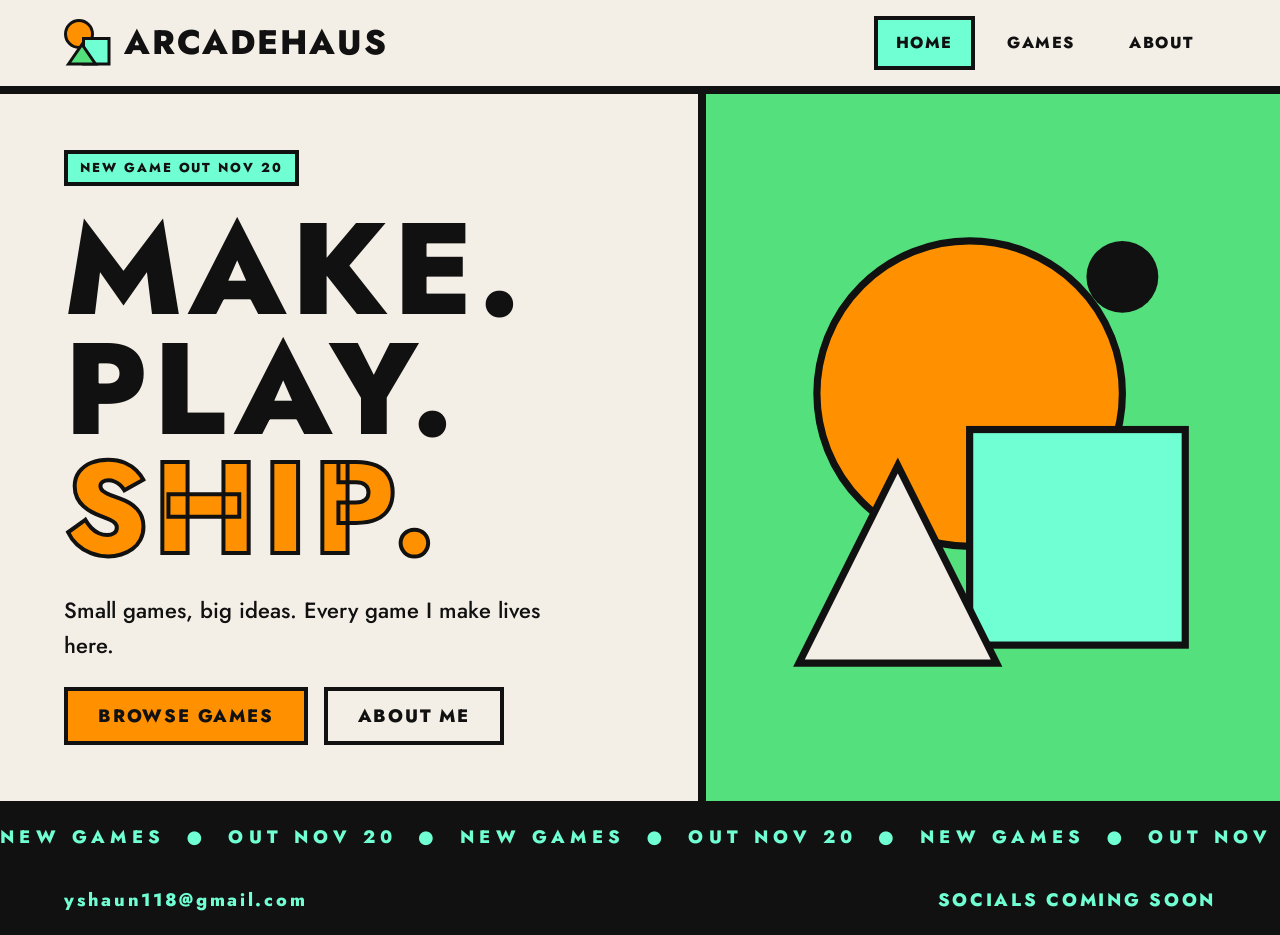
<file: index.html>
<!doctype html><html lang="en"><head><meta charset="utf-8"><meta name="viewport" content="width=device-width,initial-scale=1"><title>ARCADEHAUS | Browser games by YOUNGSHAUN</title><meta name="description" content="ARCADEHAUS is home to games made by YOUNGSHAUN, a computer engineering student. Play Swing City, a pixel-art swinging simulator, right in your browser."><link rel="icon" href="img/logo.svg" type="image/svg+xml"><link rel="stylesheet" href="https://fonts.googleapis.com/css2?family=Jost:wght@500;800&display=swap"><link rel="stylesheet" href="css/style.css"></head><body><header class="top"><a class="logo" href="index.html"><img src="img/logo.svg" alt="" width="48" height="48"><span>ARCADEHAUS</span></a><nav aria-label="Main"><a href="index.html" aria-current="page">HOME</a><a href="games.html">GAMES</a><a href="about.html">ABOUT</a></nav><button class="burger" aria-label="Open menu" aria-expanded="false"><i></i><i></i><i></i></button></header><main><section class="hero"><div><span class="tag" style="background:var(--m)">NEW GAME OUT NOV 20</span><h1>MAKE.<br>PLAY.<br><span>SHIP.</span></h1><p style="max-width:520px;font-size:22px">Small games, big ideas. Every game I make lives here.</p><div style="display:flex;gap:16px;flex-wrap:wrap"><a class="btn" href="games.html">BROWSE GAMES</a><a class="btn alt" href="about.html">ABOUT ME</a></div></div><div class="art"><img src="img/hero.svg" alt="" width="460" height="503"></div></section><div class="ticker" aria-hidden="true"><span>NEW GAMES &nbsp;&#9679;&nbsp; OUT NOV 20 &nbsp;&#9679;&nbsp; NEW GAMES &nbsp;&#9679;&nbsp; OUT NOV 20 &nbsp;&#9679;&nbsp; NEW GAMES &nbsp;&#9679;&nbsp; OUT NOV 20 &nbsp;&#9679;&nbsp; NEW GAMES &nbsp;&#9679;&nbsp; OUT NOV 20 &nbsp;&#9679;&nbsp; NEW GAMES &nbsp;&#9679;&nbsp; OUT NOV 20 &nbsp;&#9679;&nbsp; NEW GAMES &nbsp;&#9679;&nbsp; OUT NOV 20 &nbsp;&#9679;&nbsp; NEW GAMES &nbsp;&#9679;&nbsp; OUT NOV 20 &nbsp;&#9679;&nbsp; NEW GAMES &nbsp;&#9679;&nbsp; OUT NOV 20 &nbsp;&#9679;&nbsp; NEW GAMES &nbsp;&#9679;&nbsp; OUT NOV 20 &nbsp;&#9679;&nbsp; NEW GAMES &nbsp;&#9679;&nbsp; OUT NOV 20 &nbsp;&#9679;&nbsp; </span></div></main><footer><a href="mailto:yshaun118@gmail.com">yshaun118@gmail.com</a><span>SOCIALS COMING SOON</span></footer><script src="js/site.js"></script></body></html>
</file>
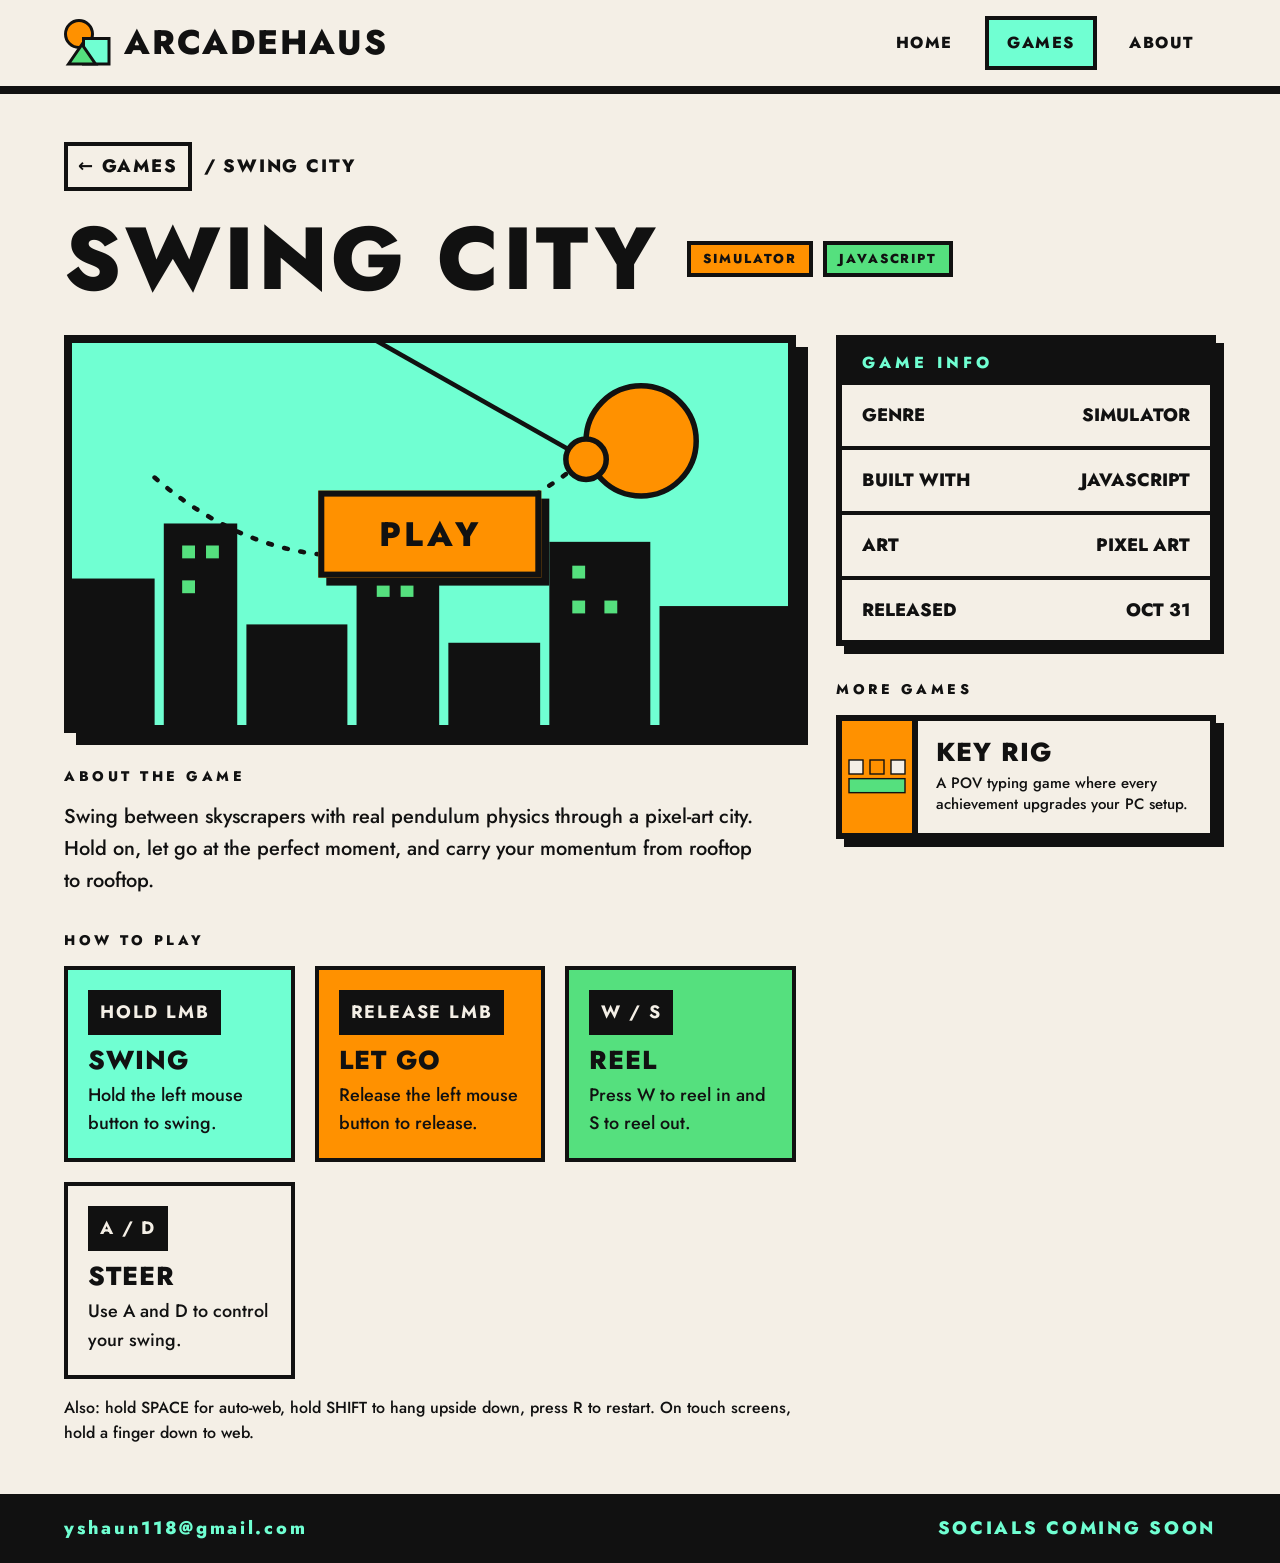
<file: games/swing-city/index.html>
<!doctype html><html lang="en"><head><meta charset="utf-8"><meta name="viewport" content="width=device-width,initial-scale=1"><title>Swing City | ARCADEHAUS</title><meta name="description" content="Play Swing City, a pixel-art swinging simulator with real pendulum physics, right in your browser on ARCADEHAUS."><link rel="icon" href="../../img/logo.svg" type="image/svg+xml"><link rel="stylesheet" href="https://fonts.googleapis.com/css2?family=Jost:wght@500;800&display=swap"><link rel="stylesheet" href="../../css/style.css"></head><body><header class="top"><a class="logo" href="../../index.html"><img src="../../img/logo.svg" alt="" width="48" height="48"><span>ARCADEHAUS</span></a><nav aria-label="Main"><a href="../../index.html">HOME</a><a href="../../games.html" aria-current="page">GAMES</a><a href="../../about.html">ABOUT</a></nav><button class="burger" aria-label="Open menu" aria-expanded="false"><i></i><i></i><i></i></button></header><main class="wrap"><div class="crumb"><a href="../../games.html">&larr; GAMES</a><span>/ SWING CITY</span></div><div class="title"><h1>SWING CITY</h1><div style="display:flex;gap:10px;flex-wrap:wrap"><span class="tag" style="background:var(--o)">SIMULATOR</span><span class="tag" style="background:var(--g)">JAVASCRIPT</span></div></div><div class="cols"><div class="stack"><div class="screen"><img src="../../img/swing-screen.svg" alt="Pixel city skyline with a swinging pendulum arc"><a class="btn" href="../../SwingCity.html">PLAY</a></div><div><p class="label">ABOUT THE GAME</p><p style="max-width:700px;font-size:20px">Swing between skyscrapers with real pendulum physics through a pixel-art city. Hold on, let go at the perfect moment, and carry your momentum from rooftop to rooftop.</p></div><div><p class="label">HOW TO PLAY</p><div class="steps"><div class="step" style="background:var(--m)"><b>HOLD LMB</b><h3>SWING</h3><p>Hold the left mouse button to swing.</p></div><div class="step" style="background:var(--o)"><b>RELEASE LMB</b><h3>LET GO</h3><p>Release the left mouse button to release.</p></div><div class="step" style="background:var(--g)"><b>W / S</b><h3>REEL</h3><p>Press W to reel in and S to reel out.</p></div><div class="step" style="background:var(--c)"><b>A / D</b><h3>STEER</h3><p>Use A and D to control your swing.</p></div></div><p style="margin-top:16px;font-size:16px">Also: hold SPACE for auto-web, hold SHIFT to hang upside down, press R to restart. On touch screens, hold a finger down to web.</p></div></div><aside class="stack"><div class="info"><h2>GAME INFO</h2><div><span>GENRE</span><span>SIMULATOR</span></div><div><span>BUILT WITH</span><span>JAVASCRIPT</span></div><div><span>ART</span><span>PIXEL ART</span></div><div><span>RELEASED</span><span>OCT 31</span></div></div><div><p class="label">MORE GAMES</p><div class="card" style="flex-direction:row;box-shadow:8px 8px 0 var(--k)"><div style="width:110px;background:var(--o);border-right:6px solid var(--k);display:flex;align-items:center;justify-content:center"><svg width="70" viewBox="0 0 300 200" aria-hidden="true"><rect x="30" y="30" width="60" height="60" fill="#F4EFE6" stroke="#111" stroke-width="6"/><rect x="120" y="30" width="60" height="60" fill="#FF9100" stroke="#111" stroke-width="6"/><rect x="210" y="30" width="60" height="60" fill="#F4EFE6" stroke="#111" stroke-width="6"/><rect x="30" y="110" width="240" height="60" fill="#55E07E" stroke="#111" stroke-width="6"/></svg></div><div style="padding:18px"><h3 style="font-size:26px;margin-bottom:8px">KEY RIG</h3><p style="font-size:15px;line-height:1.4">A POV typing game where every achievement upgrades your PC setup.</p></div></div></div></aside></div></main><footer><a href="mailto:yshaun118@gmail.com">yshaun118@gmail.com</a><span>SOCIALS COMING SOON</span></footer><script src="../../js/site.js"></script></body></html>
</file>
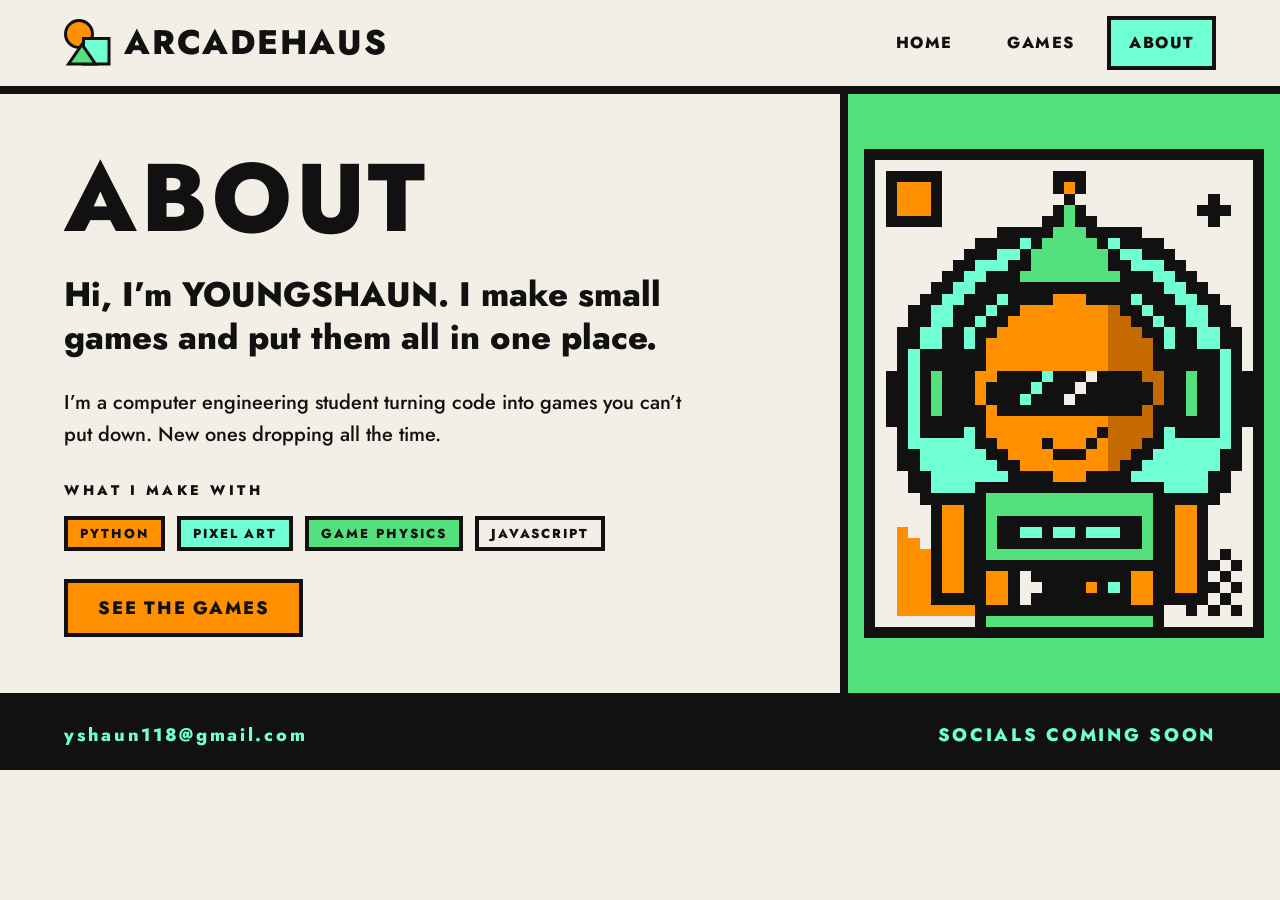
<file: about.html>
<!doctype html><html lang="en"><head><meta charset="utf-8"><meta name="viewport" content="width=device-width,initial-scale=1"><title>About YOUNGSHAUN | ARCADEHAUS</title><meta name="description" content="YOUNGSHAUN is a computer engineering student who makes pixel-art games and publishes them on ARCADEHAUS."><link rel="icon" href="img/logo.svg" type="image/svg+xml"><link rel="stylesheet" href="https://fonts.googleapis.com/css2?family=Jost:wght@500;800&display=swap"><link rel="stylesheet" href="css/style.css"></head><body><header class="top"><a class="logo" href="index.html"><img src="img/logo.svg" alt="" width="48" height="48"><span>ARCADEHAUS</span></a><nav aria-label="Main"><a href="index.html">HOME</a><a href="games.html">GAMES</a><a href="about.html" aria-current="page">ABOUT</a></nav><button class="burger" aria-label="Open menu" aria-expanded="false"><i></i><i></i><i></i></button></header><main class="about"><div><h1>ABOUT</h1><p class="lead">Hi, I&rsquo;m YOUNGSHAUN. I make small games and put them all in one place.</p><p style="max-width:640px;font-size:20px">I&rsquo;m a computer engineering student turning code into games you can&rsquo;t put down. New ones dropping all the time.</p><div><p class="label">WHAT I MAKE WITH</p><div style="display:flex;gap:12px;flex-wrap:wrap"><span class="tag" style="background:var(--o)">PYTHON</span><span class="tag" style="background:var(--m)">PIXEL ART</span><span class="tag" style="background:var(--g)">GAME PHYSICS</span><span class="tag" style="background:var(--c)">JAVASCRIPT</span></div></div><a class="btn" href="games.html">SEE THE GAMES</a></div><div class="art"><img src="img/avatar.svg" alt="Pixel-art mascot with headphones, a visor and a game controller" width="400" height="490"></div></main><footer><a href="mailto:yshaun118@gmail.com">yshaun118@gmail.com</a><span>SOCIALS COMING SOON</span></footer><script src="js/site.js"></script></body></html>
</file>
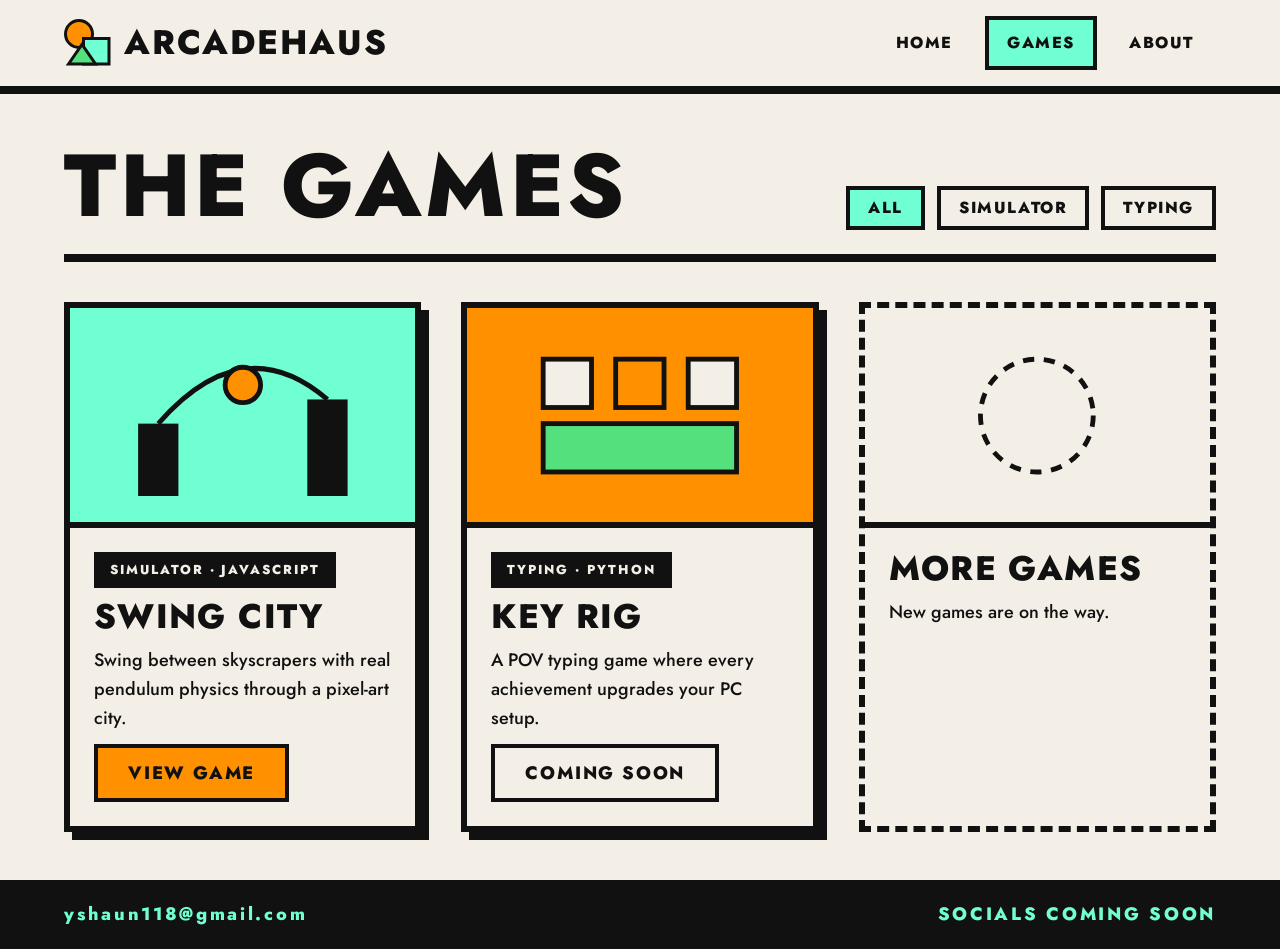
<file: games.html>
<!doctype html><html lang="en"><head><meta charset="utf-8"><meta name="viewport" content="width=device-width,initial-scale=1"><title>All games | ARCADEHAUS</title><meta name="description" content="Browse every game by YOUNGSHAUN on ARCADEHAUS, including Swing City and Key Rig."><link rel="icon" href="img/logo.svg" type="image/svg+xml"><link rel="stylesheet" href="https://fonts.googleapis.com/css2?family=Jost:wght@500;800&display=swap"><link rel="stylesheet" href="css/style.css"></head><body><header class="top"><a class="logo" href="index.html"><img src="img/logo.svg" alt="" width="48" height="48"><span>ARCADEHAUS</span></a><nav aria-label="Main"><a href="index.html">HOME</a><a href="games.html" aria-current="page">GAMES</a><a href="about.html">ABOUT</a></nav><button class="burger" aria-label="Open menu" aria-expanded="false"><i></i><i></i><i></i></button></header><main class="wrap"><div class="head"><h1>THE GAMES</h1><div style="display:flex;gap:12px;flex-wrap:wrap"><button class="tab on" data-f="all">ALL</button><button class="tab" data-f="simulator">SIMULATOR</button><button class="tab" data-f="typing">TYPING</button></div></div><div class="grid"><a class="card" data-g="simulator" href="games/swing-city/index.html"><div class="pic" style="background:var(--m)"><svg viewBox="0 0 300 200" aria-hidden="true"><rect x="20" y="110" width="50" height="90" fill="#111"/><rect x="230" y="80" width="50" height="120" fill="#111"/><path d="M45 110 Q150 -10 255 80" fill="none" stroke="#111" stroke-width="6"/><circle cx="150" cy="62" r="22" fill="#FF9100" stroke="#111" stroke-width="6"/></svg></div><div class="body"><span class="tag dark">SIMULATOR &middot; JAVASCRIPT</span><h2 style="font-size:34px">SWING CITY</h2><p>Swing between skyscrapers with real pendulum physics through a pixel-art city.</p><span class="btn">VIEW GAME</span></div></a><div class="card" data-g="typing"><div class="pic" style="background:var(--o)"><svg viewBox="0 0 300 200" aria-hidden="true"><rect x="30" y="30" width="60" height="60" fill="#F4EFE6" stroke="#111" stroke-width="6"/><rect x="120" y="30" width="60" height="60" fill="#FF9100" stroke="#111" stroke-width="6"/><rect x="210" y="30" width="60" height="60" fill="#F4EFE6" stroke="#111" stroke-width="6"/><rect x="30" y="110" width="240" height="60" fill="#55E07E" stroke="#111" stroke-width="6"/></svg></div><div class="body"><span class="tag dark">TYPING &middot; PYTHON</span><h2 style="font-size:34px">KEY RIG</h2><p>A POV typing game where every achievement upgrades your PC setup.</p><span class="btn" aria-disabled="true">COMING SOON</span></div></div><div class="card soon"><div class="pic"><svg viewBox="0 0 300 200" aria-hidden="true"><circle cx="150" cy="100" r="70" fill="none" stroke="#111" stroke-width="6" stroke-dasharray="14 12"/></svg></div><div class="body"><h2 style="font-size:34px">MORE GAMES</h2><p>New games are on the way.</p></div></div></div></main><footer><a href="mailto:yshaun118@gmail.com">yshaun118@gmail.com</a><span>SOCIALS COMING SOON</span></footer><script src="js/site.js"></script></body></html>
</file>
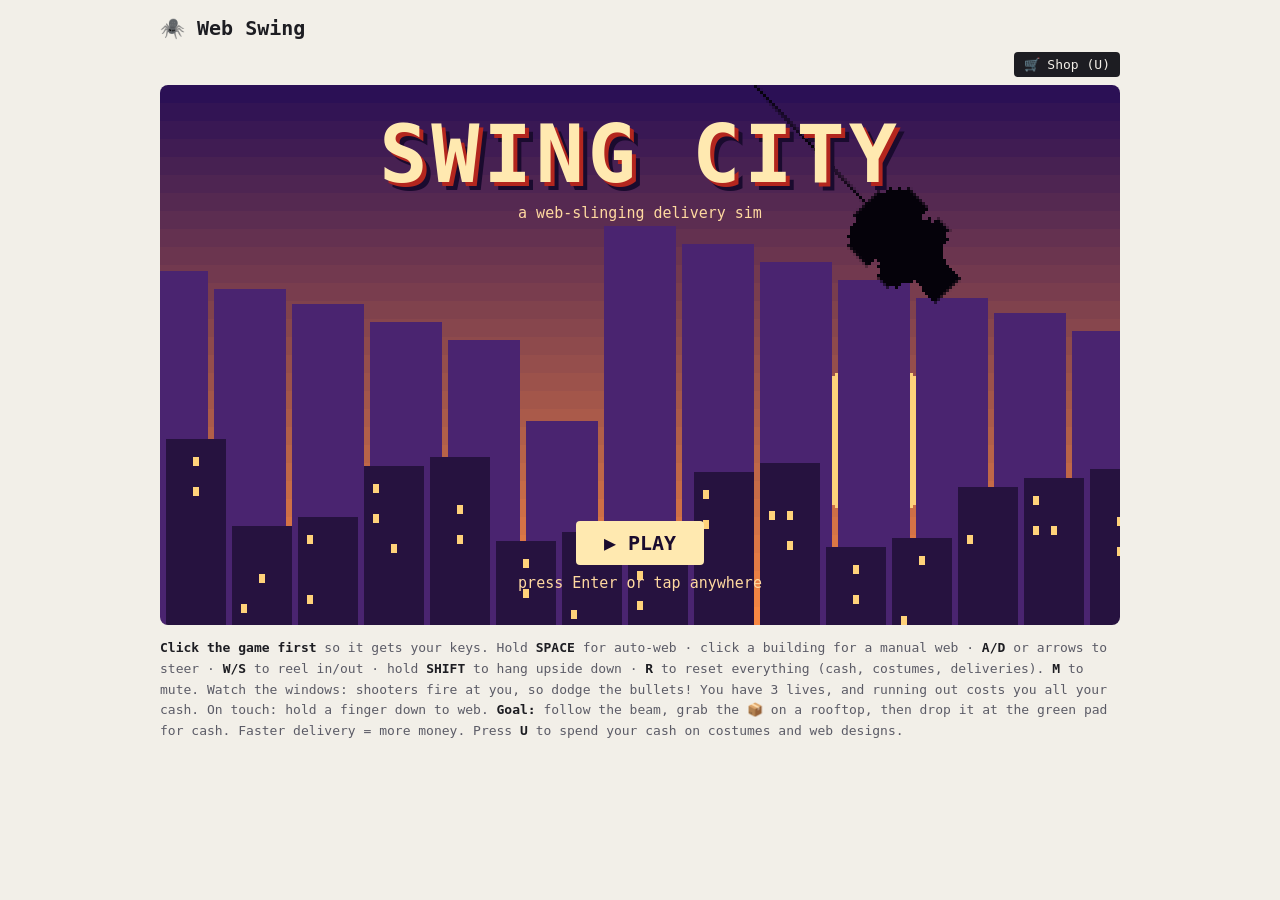
<file: SwingCity (2).htmL>
<!doctype html>
<html lang="en">
<head>
<meta charset="utf-8">
<meta name="viewport" content="width=device-width, initial-scale=1, viewport-fit=cover">
<title>Web Swing</title>
<style>
:root{--bg:#f2efe8;--fg:#1d1d22;--muted:#5b5b66;color-scheme:light;box-sizing:border-box;padding-top:env(safe-area-inset-top,0px);padding-bottom:env(safe-area-inset-bottom,0px)}
@media (prefers-color-scheme:dark){:root:not([data-theme="light"]){--bg:#14141a;--fg:#ecebf2;--muted:#a3a3b0;color-scheme:dark}}
:root[data-theme="dark"]{--bg:#14141a;--fg:#ecebf2;--muted:#a3a3b0;color-scheme:dark}
html{scroll-padding-top:env(safe-area-inset-top,0px)}
body{margin:0;background:var(--bg);color:var(--fg);font-family:ui-monospace,Consolas,monospace}
main{max-width:960px;margin:0 auto;padding:16px}
h1{font-size:20px;margin:0 0 12px}
canvas{display:block;width:100%;aspect-ratio:16/9;image-rendering:pixelated;border-radius:8px;outline:none;touch-action:none}
#hud{display:flex;justify-content:space-between;flex-wrap:wrap;gap:4px 16px;font-size:13px;margin:0 0 8px}#stats{color:var(--muted)}
#wrap{position:relative}
#shop{position:absolute;inset:0;background:var(--bg);overflow:auto;padding:14px 16px;border-radius:8px;font-size:13px;line-height:1.5;box-sizing:border-box}
#shop[hidden]{display:none}
#over{position:absolute;inset:0;background:var(--bg);border-radius:8px;display:flex;flex-direction:column;align-items:center;justify-content:center;gap:10px;text-align:center;font-size:14px;padding:16px;box-sizing:border-box}
#over[hidden]{display:none}#over h2{margin:0;font-size:26px;color:#ff5533}#over p{margin:0}
#menu{position:absolute;inset:0;display:flex;flex-direction:column;align-items:center;justify-content:space-between;padding:clamp(12px,4%,30px);box-sizing:border-box;text-align:center;cursor:pointer;color:#ffe9b0}
#menu[hidden]{display:none}
#menu h2{margin:0;font-size:clamp(30px,9vw,80px);letter-spacing:.05em;line-height:1;text-shadow:4px 4px 0 #b3261e,8px 8px 0 #1a0b2e}
#menu p{margin:6px 0 0;color:#ffd9a0;font-size:clamp(11px,2.2vw,15px)}
#menu .go{background:#ffe9b0;color:#1a0b2e;border:0;font:inherit;font-weight:700;padding:10px 28px;border-radius:4px;font-size:clamp(14px,3vw,20px);cursor:pointer}
#menu .tip{animation:bl 1.2s infinite}
@keyframes bl{50%{opacity:.35}}
#shop h2{margin:0 0 10px;font-size:16px}#shop h3{margin:12px 0 6px;font-size:14px}#shop small{color:var(--muted);font-weight:400}
.row{display:flex;align-items:center;justify-content:space-between;gap:10px;padding:6px 0;border-bottom:1px solid var(--muted)}
.pips{letter-spacing:2px;color:#f5c518}
.suits{display:flex;flex-wrap:wrap;gap:12px}.suit{display:flex;align-items:center;gap:6px}.suit i{width:14px;height:14px;border:3px solid;display:inline-block}
.btn{background:var(--fg);color:var(--bg);border:0;padding:5px 10px;font:inherit;cursor:pointer;border-radius:4px}.btn:disabled{opacity:.35;cursor:default}
em{color:#55e07e;font-style:normal}
.suit i.w{width:22px;height:4px;border:0}
p{color:var(--muted);font-size:13px;line-height:1.6}
b{color:var(--fg)}
</style>
</head>
<body>
<main>
<h1>🕷️ Web Swing</h1>
<div id="hud"><span id="obj"></span><span id="stats"></span><button class="btn" id="shopbtn">🛒 Shop (U)</button></div>
<div id="wrap"><canvas id="g" tabindex="0"></canvas><div id="shop" hidden></div><div id="over" hidden></div><div id="menu"><div><h2>SWING CITY</h2><p>a web-slinging delivery sim</p></div><div><button class="go" id="play">▶ PLAY</button><p class="tip">press Enter or tap anywhere</p></div></div></div>
<p><b>Click the game first</b> so it gets your keys. Hold <b>SPACE</b> for auto-web · click a building for a manual web · <b>A/D</b> or arrows to steer · <b>W/S</b> to reel in/out · hold <b>SHIFT</b> to hang upside down · <b>R</b> to reset everything (cash, costumes, deliveries). <b>M</b> to mute. Watch the windows: shooters fire at you, so dodge the bullets! You have 3 lives, and running out costs you all your cash. On touch: hold a finger down to web. <b>Goal:</b> follow the beam, grab the 📦 on a rooftop, then drop it at the green pad for cash. Faster delivery = more money. Press <b>U</b> to spend your cash on costumes and web designs.</p>
</main>
<script>
(()=>{
const cv=document.getElementById('g'),ctx=cv.getContext('2d');
const W=320,H=180;cv.width=W;cv.height=H;ctx.imageSmoothingEnabled=false;

// ---- settings ----
let G=600,MAX_WEB=150,GROUND=400,DRAG=.15,STEER=250,REEL=80,MIN_ROPE=30,WALK=70,WALK_ACC=600,FRIC=3;

// ---- seeded random so the city is the same every time ----
function mulberry32(a){return()=>{a|=0;a=a+0x6D2B79F5|0;let t=Math.imul(a^a>>>15,1|a);t=t+Math.imul(t^t>>>7,61|t)^t;return((t^t>>>14)>>>0)/4294967296}}
const rnd=mulberry32(3),ri=(a,b)=>a+Math.floor(rnd()*(b-a+1));

// ---- buildings ----
const B=[];
for(let x=-200;x<8000;){const w=ri(40,80),h=ri(120,330);B.push({x,y:GROUND-h,w,h});x+=w+ri(30,70)}
const hit=(x,y)=>B.some(b=>x>=b.x&&x<b.x+b.w&&y>=b.y&&y<b.y+b.h);
const hs=n=>(Math.imul(n+1,2654435761)>>>0)%1000/1000;      // stable pseudo-random from a number
const PALS=[['#282840','#3a3a5a','#1c1c30'],['#3a2b3f','#4e3c55','#2b1f2f'],['#2a3b4a','#3d5568','#1e2b37'],['#43342c','#5c473b','#30251f'],['#2c3e3a','#3f5a54','#1f2d2a']];
const LIT=['#e6d278','#8fd8e8','#f0a870'];

// ---- obstacles: shooters hiding in windows ----
const SH=[],BUL=[],BSPEED=110;
let inv=0;

// ---- city life: pedestrians, cars, birds ----
const SKIN=['#f0c8a0','#c68642','#8d5524','#ffdbb0'],SHIRT=['#e74c3c','#3498db','#f1c40f','#2ecc71','#9b59b6','#ecf0f1'],PANTS=['#2c3e50','#34495e','#5d4037','#37474f'],HAIR=['#222','#5d3a1a','#d4a017','#8b2500'];
const mkPed=(sk,sh,pa,ha,f)=>{
  const c=document.createElement('canvas');c.width=5;c.height=10;const x=c.getContext('2d');
  const R=(col,a,b,w,h)=>{x.fillStyle=col;x.fillRect(a,b,w,h)};
  R(ha,1,0,3,1);R(sk,1,1,3,2);R(sh,0,3,5,2);R(sh,1,5,3,1);R(pa,1,6,3,1);
  if(f){R(pa,0,7,1,2);R(pa,4,7,1,2);R('#111',0,9,1,1);R('#111',4,9,1,1)}
  else{R(pa,1,7,1,2);R(pa,3,7,1,2);R('#111',1,9,1,1);R('#111',3,9,1,1)}
  return c;
};
const PED=[];
for(let i=0;i<95;i++){
  const A=60+hs(i*3+1)*90;
  PED.push({b:-150+i*88+hs(i*5)*50,A,w:(14+hs(i*7+2)*10)/A,ph:hs(i*9)*6.28,
    img:[0,1].map(f=>mkPed(SKIN[i%4],SHIRT[(i*7)%6],PANTS[(i*3)%4],HAIR[(i*5)%4],f))});
}
const CAR=[],CARCOL=['#e74c3c','#3498db','#f1c40f','#ecf0f1','#2ecc71','#e67e22'];
for(let i=0;i<40;i++)CAR.push({x0:i*220+hs(i*13)*120,v:(40+hs(i*17)*40)*(i%2?-1:1),c:CARCOL[i%6]});
function car(x,y,c,d){
  ctx.fillStyle='#0f0f14';ctx.fillRect(x+2,y-3,5,3);ctx.fillRect(x+15,y-3,5,3);
  ctx.fillStyle=c;ctx.fillRect(x,y-8,22,5);ctx.fillRect(x+5,y-12,12,4);
  ctx.fillStyle='#9fd3e8';ctx.fillRect(x+7,y-11,3,3);ctx.fillRect(x+12,y-11,3,3);
  ctx.fillStyle='#ffe066';ctx.fillRect(d>0?x+21:x,y-7,1,2);
  ctx.fillStyle='#d33';ctx.fillRect(d>0?x:x+21,y-7,1,2);
}
const BIRDS=[];
for(let f=0;f<3;f++){const n=3+Math.floor(hs(f*5+1)*3);
  for(let k=0;k<n;k++)BIRDS.push({x:f*133+k*9+hs(f*7+k)*6,y:18+hs(f*3+2)*80+k*4+(k%2?5:0),v:14+hs(f)*10,p:hs(f*11+k)*6.28});}
function drawBirds(){
  const t=performance.now()/1000,L=W+80;
  ctx.fillStyle='#2a2f3a';
  for(const b of BIRDS){
    const x=Math.round((((b.x+b.v*t-camx*.25)%L)+L)%L-40),y=Math.round(b.y+Math.sin(t*2+b.p)*3);
    if(Math.floor(t*6+b.p)%2){ctx.fillRect(x,y,1,1);ctx.fillRect(x+4,y,1,1);ctx.fillRect(x+1,y+1,1,1);ctx.fillRect(x+3,y+1,1,1);ctx.fillRect(x+2,y+2,1,1)}
    else{ctx.fillRect(x+2,y,1,1);ctx.fillRect(x+1,y+1,1,1);ctx.fillRect(x+3,y+1,1,1);ctx.fillRect(x,y+2,1,1);ctx.fillRect(x+4,y+2,1,1)}
  }
}
B.forEach((b,bi)=>{
  if(b.x<400||hs(bi*5+2)<.65)return;
  const nI=Math.max(1,Math.ceil((b.w-12)/12)),nJ=Math.max(1,Math.ceil((b.h-16)/16));
  SH.push({x:b.x+6+12*Math.floor(hs(bi*7+3)*nI)+2.5,y:b.y+8+16*Math.floor(hs(bi*11+5)*nJ)+4,cd:1+hs(bi)*2,tele:0});
});
function fire(s){
  const dx=px-s.x,dy=py-s.y,l=Math.hypot(dx,dy)||1;
  BUL.push({x:s.x,y:s.y,vx:dx/l*BSPEED,vy:dy/l*BSPEED,life:3});
  beep(300,120,.08,.15,'square');
}
function hurt(b){
  vx=(b.vx>=0?1:-1)*70;vy=-90;ax=null;inv=1.5;
  lives--;if(lives<=0){gameOver();beep(420,80,.25,.3,'sawtooth');return}msg='Ouch! '+lives+(lives===1?' life':' lives')+' left';msgT=2;
  beep(420,80,.25,.3,'sawtooth');
}

// ---- sprites (one letter = one pixel) ----
const PAL={K:'#0f0f14',R:'#d21414',B:'#195aaa',W:'#f0f0f0'};
const g=s=>s.trim().split(/\s+/);
const mk=rows=>{const c=document.createElement('canvas');c.width=14;c.height=rows.length;const x=c.getContext('2d');
rows.forEach((r,j)=>[...r].forEach((ch,i)=>{if(PAL[ch]){x.fillStyle=PAL[ch];x.fillRect(i,j,1,1)}}));return c};
const HEAD=g(`....KKKKKK.... ..KKRRRRRRKK.. .KRRRRRRRRRRK. KRRRRRRRRRRRRK KRKKKKRRKKKKRK KKWWWKKKKWWWKK KRKWWKRRKWWKRK KRRKKRRRRKKRRK ..KKRRRRRRKK..`);
const STAND=g(`.KBBKRRRRKBBK. KBBBKRRRRKBBBK KBBBKRWWRKBBBK KBBKKRRRRKKBBK KRRKKRRRRKKRRK .KKKRRRRRRKKK. ...KRRRRRRK... ...KRRKKRRK... ...KRRKKRRK... ...KBBKKBBK... ...KKKKKKKK...`);
const FALL=g(`KBBBKRRRRKBBBK KBBKKRWWRKKBBK KRK.KRRRRK.KRK .K..KRRRRK..K. ...KKRRRRKK... ..KRRRRRRRRK.. .KRRK....KRRK. .KRRK....KRRK. KBBK......KBBK KKKK......KKKK ..............`);
const SWING=g(`.KBBKRRRRKBBK. KBBBKRRRRKBBBK KBBBKRWWRKBBBK KRRKKRRRRKKRRK .KKKRRRRRRKKK. ...KRRRRRRK... ....KRRRRK.... ....KRRRRK.... ....KRRRRK.... ....KBBBBK.... ....KKKKKK....`);
const LAND=g(`.KBBKRRRRKBBK. KBBBKRWWRKBBBK KRRKKRRRRKKRRK .KKKRRRRRRKKK. ..KRRRRRRRRK.. .KRRRRKKRRRRK. .KBBBBKKBBBBK. .KKKKKKKKKKKK.`);
const BL=['..............'];
const UP=STAND.slice(0,6);
const W1=[...UP,...g(`...KRRRRRRK... ..KRRKKKKRRK.. .KRRK....KRRK. .KBBK....KBBK. .KKKK....KKKK.`)];
const W2=[...UP,...g(`...KRRRRRRK... ...KRRKKRRK... ...KRRKKBBK... ...KBBKKKKK... ...KKKK.......`)];
const W3=[...UP,...g(`...KRRRRRRK... ...KRRKKRRK... ...KBBKKRRK... ...KKKKKBBK... .......KKKK...`)];
let imgStand,imgFall,imgSwing,imgLand,walkImgs;
function buildSprites(){imgStand=mk([...HEAD,...STAND]);imgFall=mk([...HEAD,...FALL]);imgSwing=mk([...HEAD,...SWING]);imgLand=mk([...BL,...BL,...BL,...HEAD,...LAND]);walkImgs=[W1,W2,W1,W3].map(w=>mk([...HEAD,...w]))}
buildSprites();

// ---- state ----
let px=100,py=120,vx=80,vy=0,ax=null,ay=0,rope=0,camx=0,camy=0,onG=false,wasG=false,land=0,walkT=0;
// ---- sound: a synthesized thwip (no audio files) ----
let AC=null,muted=false,WIND=null;
function startWind(){
  if(WIND)return;
  try{
    AC=AC||new(window.AudioContext||window.webkitAudioContext)();
    if(AC.state==='suspended')AC.resume();
    const len=AC.sampleRate*2,buf=AC.createBuffer(1,len,AC.sampleRate),d=buf.getChannelData(0);
    let lv=0;for(let i=0;i<len;i++){lv=(lv+.02*(Math.random()*2-1))/1.02;d[i]=lv*3.5}
    const src=AC.createBufferSource();src.buffer=buf;src.loop=true;
    const f=AC.createBiquadFilter();f.type='bandpass';f.frequency.value=400;f.Q.value=.7;
    const g=AC.createGain();g.gain.value=0;
    src.connect(f);f.connect(g);g.connect(AC.destination);src.start();
    WIND={f,g};
  }catch(e){}
}
function updateWind(speed,on){
  if(!WIND)return;
  const t=AC.currentTime,lvl=(muted||!on)?0:Math.min(1,Math.max(0,(speed-70)/260))*.22;
  WIND.g.gain.setTargetAtTime(lvl,t,.08);
  WIND.f.frequency.setTargetAtTime(250+speed*3.2,t,.1);
}
function beep(f0,f1,dur,vol,type){
  if(muted)return;
  try{
    AC=AC||new(window.AudioContext||window.webkitAudioContext)();
    if(AC.state==='suspended')AC.resume();
    const t=AC.currentTime,o=AC.createOscillator(),g=AC.createGain();o.type=type;
    o.frequency.setValueAtTime(f0,t);o.frequency.exponentialRampToValueAtTime(f1,t+dur);
    g.gain.setValueAtTime(vol,t);g.gain.exponentialRampToValueAtTime(.001,t+dur);
    o.connect(g);g.connect(AC.destination);o.start(t);o.stop(t+dur);
  }catch(e){}
}
function thwip(){
  if(muted)return;
  try{
    AC=AC||new(window.AudioContext||window.webkitAudioContext)();
    if(AC.state==='suspended')AC.resume();
    const t=AC.currentTime,dur=.16;
    const buf=AC.createBuffer(1,Math.floor(AC.sampleRate*dur),AC.sampleRate),d=buf.getChannelData(0);
    for(let i=0;i<d.length;i++)d[i]=Math.random()*2-1;
    const src=AC.createBufferSource();src.buffer=buf;
    const f=AC.createBiquadFilter();f.type='bandpass';f.Q.value=4;
    f.frequency.setValueAtTime(500,t);f.frequency.exponentialRampToValueAtTime(3500,t+.09);f.frequency.exponentialRampToValueAtTime(1800,t+dur);
    const g=AC.createGain();g.gain.setValueAtTime(0,t);g.gain.linearRampToValueAtTime(.7,t+.015);g.gain.exponentialRampToValueAtTime(.001,t+dur);
    src.connect(f);f.connect(g);g.connect(AC.destination);src.start(t);
    const o=AC.createOscillator(),og=AC.createGain();o.type='triangle';
    o.frequency.setValueAtTime(700,t);o.frequency.exponentialRampToValueAtTime(2400,t+.1);
    og.gain.setValueAtTime(.06,t);og.gain.exponentialRampToValueAtTime(.001,t+dur);
    o.connect(og);og.connect(AC.destination);o.start(t);o.stop(t+dur);
  }catch(e){}
}

const keys={};

// ---- delivery mission ----
const obj=document.getElementById('obj'),stats=document.getElementById('stats');
const pt=b=>({x:b.x+b.w/2,y:b.y-8});
const pickB=(lo,hi)=>{const c=B.filter(b=>b.x>lo&&b.x<hi);return c.length?c[Math.floor(Math.random()*c.length)]:B[5]};
const M={stage:0,pick:null,drop:null,t:0};
let deliv=0,cash=0,msg='',msgT=0;
function newMission(){M.pick=pickB(px+500,px+900);M.drop=pickB(M.pick.x+700,M.pick.x+1200);M.stage=0;M.t=0}
newMission();

// ---- upgrades + shop ----
const shop=document.getElementById('shop');
const over=document.getElementById('over');

// ---- title menu: sunset skyline + a swinging silhouette ----
const mm=document.getElementById('menu');
let menu=true,sil=null;
function startGame(){menu=false;mm.hidden=true;last=performance.now();cv.focus();startWind()}
mm.addEventListener('click',startGame);
function drawMenu(now){
  const t=now;
  for(let y=0;y<H;y+=6){const k=y/H;ctx.fillStyle='rgb('+Math.round(43+212*k)+','+Math.round(16+124*k)+','+Math.round(85-19*k)+')';ctx.fillRect(0,y,W,6)}
  const sx=238,sy=118,r=26;ctx.fillStyle='#ffd27a';
  for(let dy=-r;dy<=r;dy++){const w=Math.floor(Math.sqrt(r*r-dy*dy));ctx.fillRect(sx-w,sy+dy,2*w,1)}
  const sky=(bw,col,speed,seed,base,hmin,hr,win)=>{
    for(let i=-1;i<W/bw+2;i++){
      const wi=Math.floor(t*speed/bw)+i,h=hmin+hs(wi*seed)*hr,x=Math.round(wi*bw-t*speed),top=Math.round(base-h);
      ctx.fillStyle=col;ctx.fillRect(x,top,bw-2,h+60);
      if(win){ctx.fillStyle='#ffd27a';for(let k=0;k<6;k++)if(hs(wi*seed+k+9)>.6)ctx.fillRect(x+3+(k%2)*6,top+6+Math.floor(k/2)*10,2,3)}
    }
  };
  sky(26,'#4a2470',5,5,150,35,70,false);
  sky(22,'#26123f',12,9,176,20,45,true);
  if(!sil){
    sil=document.createElement('canvas');sil.width=imgSwing.width;sil.height=imgSwing.height;
    const x=sil.getContext('2d');x.drawImage(imgSwing,0,0);x.globalCompositeOperation='source-in';x.fillStyle='#05020a';x.fillRect(0,0,sil.width,sil.height);
  }
  const ax2=W/2,ay2=-40,L=130,th=.8*Math.sin(t*1.15),hx=ax2+L*Math.sin(th),hy=ay2+L*Math.cos(th);
  ctx.strokeStyle='#05020a';ctx.lineWidth=1;ctx.beginPath();ctx.moveTo(Math.round(ax2)+.5,ay2);ctx.lineTo(Math.round(hx)+.5,Math.round(hy)+.5);ctx.stroke();
  ctx.save();ctx.translate(Math.round(hx),Math.round(hy));ctx.rotate(Math.atan2(ax2-hx,-(ay2-hy)));ctx.scale(2,2);ctx.drawImage(sil,-7,-10);ctx.restore();
}
let lives=3,dead=false;
function gameOver(){
  dead=true;const lost=cash;cash=0;save();
  over.innerHTML='<h2>💀 GAME OVER</h2><p>You ran out of lives and lost $'+lost+'.<br>Your costumes and web designs are safe.</p><button class="btn" id="again">Try again (Enter)</button>';
  over.hidden=false;
  document.getElementById('again').onclick=respawn;
}
function respawn(){dead=false;lives=3;px=100;py=120;vx=80;vy=0;ax=null;BUL.length=0;inv=0;over.hidden=true;newMission();cv.focus()}

const SUITS=[{n:'Classic',R:'#d21414',B:'#195aaa',c:0},{n:'Midnight',R:'#23232e',B:'#d4a017',c:150},{n:'Jungle',R:'#1f9d55',B:'#0e4d2b',c:150},{n:'Neon',R:'#8a2be2',B:'#ff3ea5',c:200},{n:'Ghost',R:'#dcdce8',B:'#7a7a96',W:'#ffe066',c:250},{n:'Gold',R:'#e0a800',B:'#7a1f1f',c:300}];
const WEBS=[{n:'Classic',col:'#f0f0f0',c:0},{n:'Neon green',col:'#55e07e',c:100},{n:'Hot pink',col:'#ff3ea5',c:100},{n:'Golden',col:'#ffd24a',c:150},{n:'Rainbow',k:'rainbow',col:'linear-gradient(90deg,#f33,#fa0,#ee3,#3d6,#3cf,#a5f)',c:250},{n:'Electric',k:'zap',col:'#7df9ff',c:300}];
function drawWeb(x1,y1,x2,y2){
  const w=WEBS[S.web],n=Math.max(2,Math.round(Math.hypot(x2-x1,y2-y1)/4)),t=performance.now()/1000;
  ctx.lineWidth=1;
  if(w.k==='rainbow'){
    for(let i=0;i<n;i++){
      const a=i/n,b=(i+1)/n;
      ctx.strokeStyle='hsl('+Math.round((a*360+t*120)%360)+',90%,60%)';
      ctx.beginPath();ctx.moveTo(x1+(x2-x1)*a+.5,y1+(y2-y1)*a+.5);ctx.lineTo(x1+(x2-x1)*b+.5,y1+(y2-y1)*b+.5);ctx.stroke();
    }
    return;
  }
  ctx.strokeStyle=w.col;ctx.beginPath();ctx.moveTo(x1+.5,y1+.5);
  if(w.k==='zap'){
    const dx=x2-x1,dy=y2-y1,l=Math.hypot(dx,dy)||1,nx=-dy/l,ny=dx/l;
    for(let i=1;i<n;i++){const a=i/n,o=(Math.random()-.5)*6;ctx.lineTo(Math.round(x1+dx*a+nx*o)+.5,Math.round(y1+dy*a+ny*o)+.5)}
  }
  ctx.lineTo(x2+.5,y2+.5);ctx.stroke();
}
const S={suit:0,owned:[0],web:0,webOwned:[0]};
let shopOpen=false,cheat='';
const KEY='swing-city-save-v1';
function save(){try{localStorage.setItem(KEY,JSON.stringify({cash,deliv,S}))}catch(e){}}
try{const d=JSON.parse(localStorage.getItem(KEY)||'null');if(d){cash=d.cash|0;deliv=d.deliv|0;Object.assign(S,d.S);
  if(S.lv){const C={web:[100,200,350,500],reel:[80,160,280,400],steer:[80,160,280,400]};for(const k in S.lv)for(let i=0;i<S.lv[k];i++)cash+=C[k]?C[k][i]:0;delete S.lv}
  S.web=S.web|0;if(!S.webOwned)S.webOwned=[0]}}catch(e){}
function applyAll(){
  
  const s=SUITS[S.suit];PAL.R=s.R;PAL.B=s.B;PAL.W=s.W||'#f0f0f0';buildSprites();
}
applyAll();
function renderShop(){
  const sec=(title,list,own,cur,web)=>{
    let h='<h3>'+title+'</h3><div class="suits">';
    list.forEach((s,i)=>{
      const has=own.includes(i),t=web?'web':'suit';
      h+='<div class="suit">'+(web?'<i class="w" style="background:'+s.col+'"></i>':'<i style="background:'+s.R+';border-color:'+s.B+'"></i>')+s.n+
        (cur===i?'<em>on</em>':has?'<button class="btn" data-a="s" data-t="'+t+'" data-i="'+i+'">Wear</button>':'<button class="btn" data-a="b" data-t="'+t+'" data-i="'+i+'"'+(cash<s.c?' disabled':'')+'>$'+s.c+'</button>')+'</div>';
    });
    return h+'</div>';
  };
  shop.innerHTML='<h2>🛒 Shop <small>Cash: $'+cash+'</small></h2>'+sec('Costumes',SUITS,S.owned,S.suit,false)+sec('Web designs',WEBS,S.webOwned,S.web,true)+'<p><button class="btn" data-a="x">Back to the city</button></p>';
}
function toggleShop(){
  shopOpen=!shopOpen;shop.hidden=!shopOpen;
  if(shopOpen){ax=null;for(const k in keys)keys[k]=false;renderShop()}else cv.focus();
}
shop.addEventListener('click',e=>{
  const b=e.target.closest('button[data-a]');if(!b)return;
  const a=b.dataset.a;
  if(a==='x'){toggleShop();return}
  const web=b.dataset.t==='web',i=+b.dataset.i,list=web?WEBS:SUITS,own=web?S.webOwned:S.owned;
  if(a==='b'&&!own.includes(i)&&cash>=list[i].c){cash-=list[i].c;own.push(i)}
  if(own.includes(i)){if(web)S.web=i;else S.suit=i}
  applyAll();save();renderShop();
});
document.getElementById('shopbtn').addEventListener('click',toggleShop);

function tryAttach(mx,my){
  if(hit(mx,my)&&Math.hypot(px-mx,py-my)<=MAX_WEB){ax=mx;ay=my;rope=Math.hypot(px-ax,py-ay);thwip()}
}
function autoAttach(){
  const f=vx>=0?1:-1;let best=null;
  for(const sl of[.8,1.4,2.5]){
    const l=Math.hypot(1,sl),dx=f/l,dy=-sl/l;
    for(let d=10;d<=MAX_WEB;d+=4){
      const x=px+dx*d,y=py+dy*d;
      if(hit(x,y)){if(!best||y<best.y)best={x,y};break}
    }
  }
  if(best){ax=best.x;ay=best.y;rope=Math.hypot(px-ax,py-ay);thwip()}
}

// ---- input ----
addEventListener('keydown',e=>{
  if(['Space','ArrowUp','ArrowDown','ArrowLeft','ArrowRight'].includes(e.code))e.preventDefault();
  if(menu){if(e.code==='Enter'||e.code==='Space')startGame();return}
  if(dead){if(e.code==='Enter'||e.code==='Space')respawn();return}
  keys[e.code]=true;
  if(e.code==='Space'&&!e.repeat)autoAttach();
  if(e.code==='KeyR'){px=100;py=120;vx=80;vy=0;ax=null;cash=0;deliv=0;S.suit=0;S.owned=[0];S.web=0;S.webOwned=[0];applyAll();newMission();save();msg='Game reset';BUL.length=0;inv=0;lives=3;dead=false;over.hidden=true;msgT=2;if(shopOpen)renderShop()}
  if(e.code==='KeyU'||(e.code==='Escape'&&shopOpen))toggleShop();
  if(e.code==='KeyM')muted=!muted;
  if(shopOpen&&e.key.length===1){cheat=(cheat+e.key.toLowerCase()).slice(-5);if(cheat==='swing'){S.owned=SUITS.map((s,i)=>i);S.webOwned=WEBS.map((w,i)=>i);save();renderShop()}}
});
addEventListener('keyup',e=>{keys[e.code]=false;if(e.code==='Space')ax=null});
cv.addEventListener('pointerdown',e=>{
  cv.focus();
  if(e.pointerType==='touch'){autoAttach();return}
  if(e.button!==0)return;
  const r=cv.getBoundingClientRect();
  tryAttach((e.clientX-r.left)/r.width*W+camx,(e.clientY-r.top)/r.height*H+camy);
});
addEventListener('pointerup',()=>{ax=null});
addEventListener('pointercancel',()=>{ax=null});

// ---- main loop ----
let last=performance.now();
function frame(now){
  const dt=Math.min((now-last)/1000,.033);last=now;
  if(menu){drawMenu(now/1000);updateWind(0,false);requestAnimationFrame(frame);return}
  if(shopOpen||dead){updateWind(0,false);requestAnimationFrame(frame);return}

  // physics
  vy+=G*dt;
  if((!onG||ax!==null)&&(keys.ArrowLeft||keys.KeyA))vx-=STEER*dt;
  if((!onG||ax!==null)&&(keys.ArrowRight||keys.KeyD))vx+=STEER*dt;
  vx*=1-DRAG*dt;vy*=1-DRAG*dt;
  if(ax!==null){
    if(keys.KeyW||keys.ArrowUp)rope=Math.max(MIN_ROPE,rope-REEL*dt);
    if(keys.KeyS||keys.ArrowDown)rope=Math.min(MAX_WEB,rope+REEL*dt);
  }
  px+=vx*dt;py+=vy*dt;

  // pendulum: the web is a rope that can't stretch
  if(ax!==null){
    const dx=px-ax,dy=py-ay,d=Math.hypot(dx,dy);
    if(d>rope){
      const nx=dx/d,ny=dy/d;
      px=ax+nx*rope;py=ay+ny*rope;
      const away=vx*nx+vy*ny;
      if(away>0){vx-=nx*away;vy-=ny*away}
    }
  }

  // rooftops (walls are ghosts) + street
  onG=false;
  for(const b of B){
    const feet=py+10;
    if(px>b.x&&px<b.x+b.w&&vy>0&&feet>=b.y&&feet<=b.y+25){py=b.y-10;vy=0;onG=true}
  }
  if(py>GROUND-10){py=GROUND-10;vy=0;onG=true}
  if(onG&&!wasG)land=.15;
  wasG=onG;land=Math.max(0,land-dt);

  // walking + friction (only when standing, not on the web)
  if(onG&&ax===null){
    const dir=(keys.ArrowRight||keys.KeyD?1:0)-(keys.ArrowLeft||keys.KeyA?1:0);
    if(dir&&dir*vx<WALK){vx+=dir*WALK_ACC*dt;if(dir*vx>WALK)vx=dir*WALK}
    else vx*=Math.exp(-FRIC*dt);
    if(!dir&&Math.abs(vx)<6)vx=0;
    walkT+=Math.abs(vx)*dt*.12;
  }

  // obstacles: shooters + bullets
  inv=Math.max(0,inv-dt);
  for(const s of SH){
    if(Math.abs(s.x-px)>220||Math.abs(s.y-py)>160){s.tele=0;continue}
    s.cd-=dt;
    if(s.tele>0){s.tele-=dt;if(s.tele<=0)fire(s)}
    else if(s.cd<=0){s.tele=.5;s.cd=2.4+Math.random()*1.2}
  }
  for(let i=BUL.length-1;i>=0;i--){
    const b=BUL[i];b.x+=b.vx*dt;b.y+=b.vy*dt;b.life-=dt;
    if(inv<=0&&Math.hypot(px-b.x,py-b.y)<7){hurt(b);BUL.splice(i,1)}
    else if(b.life<=0)BUL.splice(i,1);
  }

  // delivery logic
  const tg=pt(M.stage?M.drop:M.pick);
  if(M.stage)M.t+=dt;
  if(Math.hypot(px-tg.x,py-tg.y)<14){
    if(!M.stage){M.stage=1;M.t=0;msg='Package grabbed! Now deliver it.';msgT=3}
    else{const e=Math.max(20,Math.round(150-M.t*2));cash+=e;deliv++;save();msg='Delivered! +$'+e;msgT=3;newMission()}
  }
  msgT=Math.max(0,msgT-dt);

  // camera
  camx+=(px-W/2-camx)*.1;camy+=(py-H*.62-camy)*.1;

  // draw
  ctx.fillStyle='#5a8cc8';ctx.fillRect(0,0,W,H);
  const layer=(hp,k,bw,col,seed)=>{                    // one skyline layer
    const by=(GROUND-camy)*k+(1-k)*122;
    ctx.fillStyle=col;
    for(let i=-1;i<W/bw+2;i++){
      const wi=Math.floor(camx*hp/bw)+i,h=30+hs(wi*seed)*80,x=Math.round(wi*bw-camx*hp);
      ctx.fillRect(x,Math.round(by-h),bw-3,h+200);
      if(hs(wi*seed+3)>.7)ctx.fillRect(x+bw/2-2,Math.round(by-h-8),1,8);
    }
  };
  layer(.15,.6,28,'#6f9ccc',5);layer(.3,.8,24,'#4b79b0',9);drawBirds();                    // far skyline (parallax)
  
  B.forEach((b,bi)=>{
    const sx=Math.round(b.x-camx),sy=Math.round(b.y-camy);
    if(sx+b.w<0||sx>W)return;
    const pal=PALS[Math.floor(hs(bi)*PALS.length)];
    ctx.fillStyle=pal[0];ctx.fillRect(sx,sy,b.w,b.h);
    ctx.fillStyle=pal[1];ctx.fillRect(sx,sy,2,b.h);
    ctx.fillStyle=pal[2];ctx.fillRect(sx+b.w-3,sy,3,b.h);
    for(let ly=sy+52;ly<sy+b.h;ly+=48)ctx.fillRect(sx,ly,b.w,1);
    ctx.fillStyle=pal[1];ctx.fillRect(sx-1,sy,b.w+2,3);
    const rp=Math.floor(hs(bi*3+1)*4),mx=sx+Math.floor(b.w/2);
    if(rp===0){ctx.fillStyle='#55606a';ctx.fillRect(sx+6,sy-5,9,5);ctx.fillRect(sx+b.w-16,sy-5,9,5)}
    else if(rp===1){ctx.fillStyle='#55606a';ctx.fillRect(mx,sy-14,1,14);if(Math.floor(performance.now()/600)%2){ctx.fillStyle='#ff4040';ctx.fillRect(mx,sy-15,1,1)}}
    else if(rp===2){ctx.fillStyle='#6b4f3a';ctx.fillRect(mx-5,sy-12,10,8);ctx.fillRect(mx-4,sy-4,1,4);ctx.fillRect(mx+3,sy-4,1,4)}
    ctx.fillStyle=(bi%2)?'#c0392b':'#2e86c1';ctx.fillRect(mx-6,Math.round(GROUND-camy)-15,12,3);
    ctx.fillStyle='#17171f';ctx.fillRect(mx-4,Math.round(GROUND-camy)-12,8,12);             // roof trim
    let i=0;
    for(let wx=sx+6;wx<sx+b.w-6;wx+=12,i++){
      let j=0;
      for(let wy=sy+8;wy<sy+b.h-8;wy+=16,j++){
        if(wy<-8||wy>H)continue;
        const st=(bi*7+i*3+j*5)%7;ctx.fillStyle=st<2?pal[2]:LIT[(bi+i)%3];              // some windows dark
        ctx.fillRect(wx,wy,5,8);
        if(st===2){ctx.fillStyle=pal[2];ctx.fillRect(wx,wy,5,3)}
        ctx.fillStyle=pal[1];ctx.fillRect(wx-1,wy+8,7,1);
      }
    }
  });
  ctx.fillStyle='#1e1e1e';ctx.fillRect(0,Math.round(GROUND-camy),W,300);
  const gy=Math.round(GROUND-camy);
  ctx.fillStyle='#4a4a50';ctx.fillRect(0,gy,W,6);ctx.fillStyle='#6a6a72';ctx.fillRect(0,gy,W,1);
  ctx.fillStyle='#c9b84a';for(let x=-Math.round(((camx%32)+32)%32);x<W;x+=32)ctx.fillRect(x,gy+26,16,1);
  const tt=performance.now()/1000;
  for(const p of PED){
    const wx=p.b+p.A*Math.sin(p.w*tt+p.ph),sx2=Math.round(wx-camx);
    if(sx2<-6||sx2>W+6)continue;
    const goingRight=Math.cos(p.w*tt+p.ph)>=0,fr=Math.abs(Math.floor(wx/6))%2;
    ctx.save();ctx.translate(sx2,gy+4);if(!goingRight)ctx.scale(-1,1);ctx.drawImage(p.img[fr],-2,-10);ctx.restore();
  }
  for(const c of CAR){
    const cx=(((c.x0+c.v*tt+300)%8800)+8800)%8800-300,sx2=Math.round(cx-camx);
    if(sx2<-30||sx2>W+30)continue;
    car(sx2,gy+(c.v>0?25:46),c.c,c.v>0?1:-1);
  }   // street

  const sx=Math.round(px-camx),sy=Math.round(py-camy);
  if(ax!==null){                                                          // web line
    drawWeb(sx,sy,Math.round(ax-camx),Math.round(ay-camy));
    
  }
  for(const s of SH){
    const x=Math.round(s.x-camx),y=Math.round(s.y-camy);
    if(x<-10||x>W+10||y<-10||y>H+10)continue;
    const active=Math.abs(s.x-px)<=220&&Math.abs(s.y-py)<=160;
    ctx.fillStyle='#101018';ctx.fillRect(x-3,y-4,6,8);
    ctx.fillStyle=s.tele>0?(Math.floor(s.tele*16)%2?'#ffffff':'#ff3030'):active?'#ff3030':'#7a1f1f';
    ctx.fillRect(x-2,y-2,2,1);ctx.fillRect(x+1,y-2,2,1);
    if(active){const dx=px-s.x,dy=py-s.y,l=Math.hypot(dx,dy)||1;ctx.fillStyle='#8a8a94';ctx.fillRect(Math.round(x+dx/l*4)-1,Math.round(y+dy/l*4)-1,2,2)}
  }
  for(const b of BUL){const x=Math.round(b.x-camx),y=Math.round(b.y-camy);ctx.fillStyle='#ff5533';ctx.fillRect(x-2,y-2,4,4);ctx.fillStyle='#fff3b0';ctx.fillRect(x-1,y-1,2,2)}
  const bob=Math.sin(performance.now()/300)*2;
  const mark=(p,col,box)=>{
    const mx=Math.round(p.x-camx),my=Math.round(p.y-camy+bob);
    ctx.globalAlpha=.45;ctx.fillStyle=col;ctx.fillRect(mx-1,my-90,3,90);ctx.globalAlpha=1;
    if(box){ctx.fillStyle='#0f0f14';ctx.fillRect(mx-5,my-4,10,9);ctx.fillStyle=col;ctx.fillRect(mx-4,my-3,8,7);ctx.fillStyle='#b8860b';ctx.fillRect(mx-1,my-3,2,7)}
    else{ctx.fillStyle='#0f0f14';ctx.fillRect(mx-8,my+2,16,4);ctx.fillStyle=col;ctx.fillRect(mx-7,my+3,14,2)}
  };
  mark(pt(M.stage?M.drop:M.pick),M.stage?'#55e07e':'#f5c518',!M.stage);
  let img,rot=0,flip=1;
  if(ax!==null){
    img=imgSwing;rot=Math.atan2(ax-px,-(ay-py));
    if(keys.ShiftLeft||keys.ShiftRight)flip=-1;                           // upside-down hang
  }else if(land>0)img=imgLand;
  else if(onG)img=Math.abs(vx)>8?walkImgs[Math.floor(walkT)%4]:imgStand;
  else img=imgFall;
  if(inv<=0||Math.floor(inv*12)%2){ctx.save();ctx.translate(sx,sy);ctx.rotate(rot);ctx.scale(1,flip);ctx.drawImage(img,-7,-10);ctx.restore()}
  if(M.stage){ctx.fillStyle='#0f0f14';ctx.fillRect(sx+5,sy-5,6,7);ctx.fillStyle='#f5c518';ctx.fillRect(sx+6,sy-4,4,5)}
  const T=pt(M.stage?M.drop:M.pick),tx=T.x-camx,ty=T.y-camy;
  if(tx<0||tx>W||ty<0||ty>H){
    const ang=Math.atan2(ty-H/2,tx-W/2),ex=Math.min(W-10,Math.max(10,tx)),ey=Math.min(H-10,Math.max(10,ty));
    ctx.save();ctx.translate(Math.round(ex),Math.round(ey));ctx.rotate(ang);ctx.fillStyle=M.stage?'#55e07e':'#f5c518';
    ctx.beginPath();ctx.moveTo(6,0);ctx.lineTo(-4,-5);ctx.lineTo(-4,5);ctx.closePath();ctx.fill();ctx.restore();
  }
  updateWind(Math.hypot(vx,vy)*(ax!==null?1:.8),!onG||ax!==null);
  const dm=Math.round(Math.hypot(px-T.x,py-T.y)/10);
  obj.textContent=M.stage?'🏁 Deliver the package · '+dm+' m · '+M.t.toFixed(0)+'s':'📦 Grab the package · '+dm+' m';
  stats.textContent=(msgT>0?msg+'  ·  ':'')+'\u2665'.repeat(Math.max(0,lives))+'\u2661'.repeat(Math.max(0,3-lives))+'  ·  Deliveries: '+deliv+'  ·  Cash: $'+cash;

  requestAnimationFrame(frame);
}
requestAnimationFrame(frame);
})();
</script>
</body>
</html>
</file>
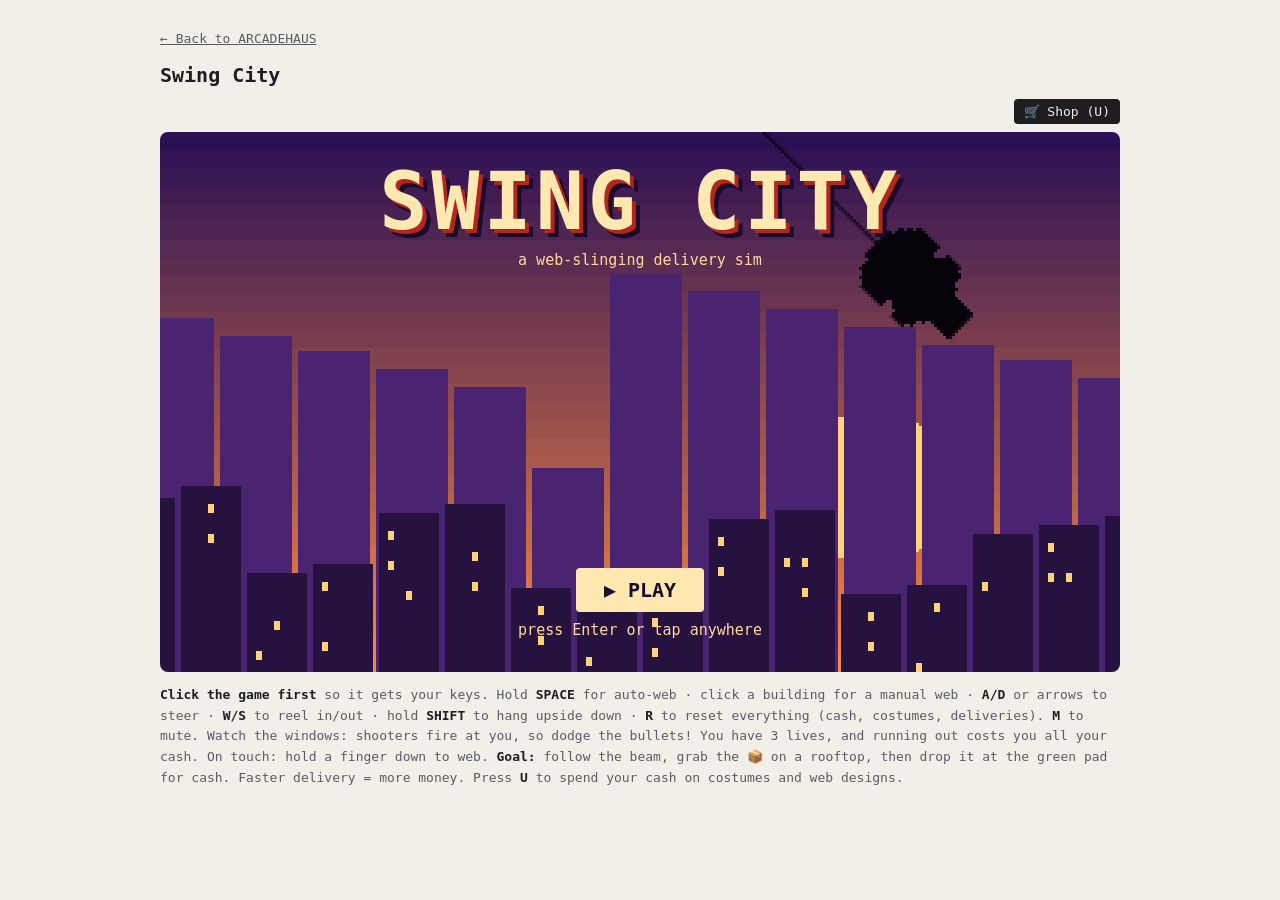
<file: SwingCity.html>
<!doctype html>
<html lang="en">
<head>
<meta charset="utf-8">
<meta name="viewport" content="width=device-width, initial-scale=1, viewport-fit=cover">
<title>Swing City | ARCADEHAUS</title>
<style>
:root{--bg:#f2efe8;--fg:#1d1d22;--muted:#5b5b66;color-scheme:light;box-sizing:border-box;padding-top:env(safe-area-inset-top,0px);padding-bottom:env(safe-area-inset-bottom,0px)}
@media (prefers-color-scheme:dark){:root:not([data-theme="light"]){--bg:#14141a;--fg:#ecebf2;--muted:#a3a3b0;color-scheme:dark}}
:root[data-theme="dark"]{--bg:#14141a;--fg:#ecebf2;--muted:#a3a3b0;color-scheme:dark}
html{scroll-padding-top:env(safe-area-inset-top,0px)}
body{margin:0;background:var(--bg);color:var(--fg);font-family:ui-monospace,Consolas,monospace}
main{max-width:960px;margin:0 auto;padding:16px}
h1{font-size:20px;margin:0 0 12px}
canvas{display:block;width:100%;aspect-ratio:16/9;image-rendering:pixelated;border-radius:8px;outline:none;touch-action:none}
#hud{display:flex;justify-content:space-between;flex-wrap:wrap;gap:4px 16px;font-size:13px;margin:0 0 8px}#stats{color:var(--muted)}
#wrap{position:relative}
#shop{position:absolute;inset:0;background:var(--bg);overflow:auto;padding:14px 16px;border-radius:8px;font-size:13px;line-height:1.5;box-sizing:border-box}
#shop[hidden]{display:none}
#over{position:absolute;inset:0;background:var(--bg);border-radius:8px;display:flex;flex-direction:column;align-items:center;justify-content:center;gap:10px;text-align:center;font-size:14px;padding:16px;box-sizing:border-box}
#over[hidden]{display:none}#over h2{margin:0;font-size:26px;color:#ff5533}#over p{margin:0}
#menu{position:absolute;inset:0;display:flex;flex-direction:column;align-items:center;justify-content:space-between;padding:clamp(12px,4%,30px);box-sizing:border-box;text-align:center;cursor:pointer;color:#ffe9b0}
#menu[hidden]{display:none}
#menu h2{margin:0;font-size:clamp(30px,9vw,80px);letter-spacing:.05em;line-height:1;text-shadow:4px 4px 0 #b3261e,8px 8px 0 #1a0b2e}
#menu p{margin:6px 0 0;color:#ffd9a0;font-size:clamp(11px,2.2vw,15px)}
#menu .go{background:#ffe9b0;color:#1a0b2e;border:0;font:inherit;font-weight:700;padding:10px 28px;border-radius:4px;font-size:clamp(14px,3vw,20px);cursor:pointer}
#menu .tip{animation:bl 1.2s infinite}
@keyframes bl{50%{opacity:.35}}
#shop h2{margin:0 0 10px;font-size:16px}#shop h3{margin:12px 0 6px;font-size:14px}#shop small{color:var(--muted);font-weight:400}
.row{display:flex;align-items:center;justify-content:space-between;gap:10px;padding:6px 0;border-bottom:1px solid var(--muted)}
.pips{letter-spacing:2px;color:#f5c518}
.suits{display:flex;flex-wrap:wrap;gap:12px}.suit{display:flex;align-items:center;gap:6px}.suit i{width:14px;height:14px;border:3px solid;display:inline-block}
.btn{background:var(--fg);color:var(--bg);border:0;padding:5px 10px;font:inherit;cursor:pointer;border-radius:4px}.btn:disabled{opacity:.35;cursor:default}
em{color:#55e07e;font-style:normal}
.suit i.w{width:22px;height:4px;border:0}
p{color:var(--muted);font-size:13px;line-height:1.6}
b{color:var(--fg)}
</style>
</head>
<body>
<main>
<p><a href="games/swing-city/index.html" style="color:inherit">&larr; Back to ARCADEHAUS</a></p>
<h1>Swing City</h1>
<div id="hud"><span id="obj"></span><span id="stats"></span><button class="btn" id="shopbtn">🛒 Shop (U)</button></div>
<div id="wrap"><canvas id="g" tabindex="0"></canvas><div id="shop" hidden></div><div id="over" hidden></div><div id="menu"><div><h2>SWING CITY</h2><p>a web-slinging delivery sim</p></div><div><button class="go" id="play">▶ PLAY</button><p class="tip">press Enter or tap anywhere</p></div></div></div>
<p><b>Click the game first</b> so it gets your keys. Hold <b>SPACE</b> for auto-web · click a building for a manual web · <b>A/D</b> or arrows to steer · <b>W/S</b> to reel in/out · hold <b>SHIFT</b> to hang upside down · <b>R</b> to reset everything (cash, costumes, deliveries). <b>M</b> to mute. Watch the windows: shooters fire at you, so dodge the bullets! You have 3 lives, and running out costs you all your cash. On touch: hold a finger down to web. <b>Goal:</b> follow the beam, grab the 📦 on a rooftop, then drop it at the green pad for cash. Faster delivery = more money. Press <b>U</b> to spend your cash on costumes and web designs.</p>
</main>
<script>
(()=>{
const cv=document.getElementById('g'),ctx=cv.getContext('2d');
const W=320,H=180;cv.width=W;cv.height=H;ctx.imageSmoothingEnabled=false;

// ---- settings ----
let G=600,MAX_WEB=150,GROUND=400,DRAG=.15,STEER=250,REEL=80,MIN_ROPE=30,WALK=70,WALK_ACC=600,FRIC=3;

// ---- seeded random so the city is the same every time ----
function mulberry32(a){return()=>{a|=0;a=a+0x6D2B79F5|0;let t=Math.imul(a^a>>>15,1|a);t=t+Math.imul(t^t>>>7,61|t)^t;return((t^t>>>14)>>>0)/4294967296}}
const rnd=mulberry32(3),ri=(a,b)=>a+Math.floor(rnd()*(b-a+1));

// ---- buildings ----
const B=[];
for(let x=-200;x<8000;){const w=ri(40,80),h=ri(120,330);B.push({x,y:GROUND-h,w,h});x+=w+ri(30,70)}
const hit=(x,y)=>B.some(b=>x>=b.x&&x<b.x+b.w&&y>=b.y&&y<b.y+b.h);
const hs=n=>(Math.imul(n+1,2654435761)>>>0)%1000/1000;      // stable pseudo-random from a number
const PALS=[['#282840','#3a3a5a','#1c1c30'],['#3a2b3f','#4e3c55','#2b1f2f'],['#2a3b4a','#3d5568','#1e2b37'],['#43342c','#5c473b','#30251f'],['#2c3e3a','#3f5a54','#1f2d2a']];
const LIT=['#e6d278','#8fd8e8','#f0a870'];

// ---- obstacles: shooters hiding in windows ----
const SH=[],BUL=[],BSPEED=110;
let inv=0;

// ---- city life: pedestrians, cars, birds ----
const SKIN=['#f0c8a0','#c68642','#8d5524','#ffdbb0'],SHIRT=['#e74c3c','#3498db','#f1c40f','#2ecc71','#9b59b6','#ecf0f1'],PANTS=['#2c3e50','#34495e','#5d4037','#37474f'],HAIR=['#222','#5d3a1a','#d4a017','#8b2500'];
const mkPed=(sk,sh,pa,ha,f)=>{
  const c=document.createElement('canvas');c.width=5;c.height=10;const x=c.getContext('2d');
  const R=(col,a,b,w,h)=>{x.fillStyle=col;x.fillRect(a,b,w,h)};
  R(ha,1,0,3,1);R(sk,1,1,3,2);R(sh,0,3,5,2);R(sh,1,5,3,1);R(pa,1,6,3,1);
  if(f){R(pa,0,7,1,2);R(pa,4,7,1,2);R('#111',0,9,1,1);R('#111',4,9,1,1)}
  else{R(pa,1,7,1,2);R(pa,3,7,1,2);R('#111',1,9,1,1);R('#111',3,9,1,1)}
  return c;
};
const PED=[];
for(let i=0;i<95;i++){
  const A=60+hs(i*3+1)*90;
  PED.push({b:-150+i*88+hs(i*5)*50,A,w:(14+hs(i*7+2)*10)/A,ph:hs(i*9)*6.28,
    img:[0,1].map(f=>mkPed(SKIN[i%4],SHIRT[(i*7)%6],PANTS[(i*3)%4],HAIR[(i*5)%4],f))});
}
const CAR=[],CARCOL=['#e74c3c','#3498db','#f1c40f','#ecf0f1','#2ecc71','#e67e22'];
for(let i=0;i<40;i++)CAR.push({x0:i*220+hs(i*13)*120,v:(40+hs(i*17)*40)*(i%2?-1:1),c:CARCOL[i%6]});
function car(x,y,c,d){
  ctx.fillStyle='#0f0f14';ctx.fillRect(x+2,y-3,5,3);ctx.fillRect(x+15,y-3,5,3);
  ctx.fillStyle=c;ctx.fillRect(x,y-8,22,5);ctx.fillRect(x+5,y-12,12,4);
  ctx.fillStyle='#9fd3e8';ctx.fillRect(x+7,y-11,3,3);ctx.fillRect(x+12,y-11,3,3);
  ctx.fillStyle='#ffe066';ctx.fillRect(d>0?x+21:x,y-7,1,2);
  ctx.fillStyle='#d33';ctx.fillRect(d>0?x:x+21,y-7,1,2);
}
const BIRDS=[];
for(let f=0;f<3;f++){const n=3+Math.floor(hs(f*5+1)*3);
  for(let k=0;k<n;k++)BIRDS.push({x:f*133+k*9+hs(f*7+k)*6,y:18+hs(f*3+2)*80+k*4+(k%2?5:0),v:14+hs(f)*10,p:hs(f*11+k)*6.28});}
function drawBirds(){
  const t=performance.now()/1000,L=W+80;
  ctx.fillStyle='#2a2f3a';
  for(const b of BIRDS){
    const x=Math.round((((b.x+b.v*t-camx*.25)%L)+L)%L-40),y=Math.round(b.y+Math.sin(t*2+b.p)*3);
    if(Math.floor(t*6+b.p)%2){ctx.fillRect(x,y,1,1);ctx.fillRect(x+4,y,1,1);ctx.fillRect(x+1,y+1,1,1);ctx.fillRect(x+3,y+1,1,1);ctx.fillRect(x+2,y+2,1,1)}
    else{ctx.fillRect(x+2,y,1,1);ctx.fillRect(x+1,y+1,1,1);ctx.fillRect(x+3,y+1,1,1);ctx.fillRect(x,y+2,1,1);ctx.fillRect(x+4,y+2,1,1)}
  }
}
B.forEach((b,bi)=>{
  if(b.x<400||hs(bi*5+2)<.65)return;
  const nI=Math.max(1,Math.ceil((b.w-12)/12)),nJ=Math.max(1,Math.ceil((b.h-16)/16));
  SH.push({x:b.x+6+12*Math.floor(hs(bi*7+3)*nI)+2.5,y:b.y+8+16*Math.floor(hs(bi*11+5)*nJ)+4,cd:1+hs(bi)*2,tele:0});
});
function fire(s){
  const dx=px-s.x,dy=py-s.y,l=Math.hypot(dx,dy)||1;
  BUL.push({x:s.x,y:s.y,vx:dx/l*BSPEED,vy:dy/l*BSPEED,life:3});
  beep(300,120,.08,.15,'square');
}
function hurt(b){
  vx=(b.vx>=0?1:-1)*70;vy=-90;ax=null;inv=1.5;
  lives--;if(lives<=0){gameOver();beep(420,80,.25,.3,'sawtooth');return}msg='Ouch! '+lives+(lives===1?' life':' lives')+' left';msgT=2;
  beep(420,80,.25,.3,'sawtooth');
}

// ---- sprites (one letter = one pixel) ----
const PAL={K:'#0f0f14',R:'#d21414',B:'#195aaa',W:'#f0f0f0'};
const g=s=>s.trim().split(/\s+/);
const mk=rows=>{const c=document.createElement('canvas');c.width=14;c.height=rows.length;const x=c.getContext('2d');
rows.forEach((r,j)=>[...r].forEach((ch,i)=>{if(PAL[ch]){x.fillStyle=PAL[ch];x.fillRect(i,j,1,1)}}));return c};
const HEAD=g(`....KKKKKK.... ..KKRRRRRRKK.. .KRRRRRRRRRRK. KRRRRRRRRRRRRK KRKKKKRRKKKKRK KKWWWKKKKWWWKK KRKWWKRRKWWKRK KRRKKRRRRKKRRK ..KKRRRRRRKK..`);
const STAND=g(`.KBBKRRRRKBBK. KBBBKRRRRKBBBK KBBBKRWWRKBBBK KBBKKRRRRKKBBK KRRKKRRRRKKRRK .KKKRRRRRRKKK. ...KRRRRRRK... ...KRRKKRRK... ...KRRKKRRK... ...KBBKKBBK... ...KKKKKKKK...`);
const FALL=g(`KBBBKRRRRKBBBK KBBKKRWWRKKBBK KRK.KRRRRK.KRK .K..KRRRRK..K. ...KKRRRRKK... ..KRRRRRRRRK.. .KRRK....KRRK. .KRRK....KRRK. KBBK......KBBK KKKK......KKKK ..............`);
const SWING=g(`.KBBKRRRRKBBK. KBBBKRRRRKBBBK KBBBKRWWRKBBBK KRRKKRRRRKKRRK .KKKRRRRRRKKK. ...KRRRRRRK... ....KRRRRK.... ....KRRRRK.... ....KRRRRK.... ....KBBBBK.... ....KKKKKK....`);
const LAND=g(`.KBBKRRRRKBBK. KBBBKRWWRKBBBK KRRKKRRRRKKRRK .KKKRRRRRRKKK. ..KRRRRRRRRK.. .KRRRRKKRRRRK. .KBBBBKKBBBBK. .KKKKKKKKKKKK.`);
const BL=['..............'];
const UP=STAND.slice(0,6);
const W1=[...UP,...g(`...KRRRRRRK... ..KRRKKKKRRK.. .KRRK....KRRK. .KBBK....KBBK. .KKKK....KKKK.`)];
const W2=[...UP,...g(`...KRRRRRRK... ...KRRKKRRK... ...KRRKKBBK... ...KBBKKKKK... ...KKKK.......`)];
const W3=[...UP,...g(`...KRRRRRRK... ...KRRKKRRK... ...KBBKKRRK... ...KKKKKBBK... .......KKKK...`)];
let imgStand,imgFall,imgSwing,imgLand,walkImgs;
function buildSprites(){imgStand=mk([...HEAD,...STAND]);imgFall=mk([...HEAD,...FALL]);imgSwing=mk([...HEAD,...SWING]);imgLand=mk([...BL,...BL,...BL,...HEAD,...LAND]);walkImgs=[W1,W2,W1,W3].map(w=>mk([...HEAD,...w]))}
buildSprites();

// ---- state ----
let px=100,py=120,vx=80,vy=0,ax=null,ay=0,rope=0,camx=0,camy=0,onG=false,wasG=false,land=0,walkT=0;
// ---- sound: a synthesized thwip (no audio files) ----
let AC=null,muted=false,WIND=null;
function startWind(){
  if(WIND)return;
  try{
    AC=AC||new(window.AudioContext||window.webkitAudioContext)();
    if(AC.state==='suspended')AC.resume();
    const len=AC.sampleRate*2,buf=AC.createBuffer(1,len,AC.sampleRate),d=buf.getChannelData(0);
    let lv=0;for(let i=0;i<len;i++){lv=(lv+.02*(Math.random()*2-1))/1.02;d[i]=lv*3.5}
    const src=AC.createBufferSource();src.buffer=buf;src.loop=true;
    const f=AC.createBiquadFilter();f.type='bandpass';f.frequency.value=400;f.Q.value=.7;
    const g=AC.createGain();g.gain.value=0;
    src.connect(f);f.connect(g);g.connect(AC.destination);src.start();
    WIND={f,g};
  }catch(e){}
}
function updateWind(speed,on){
  if(!WIND)return;
  const t=AC.currentTime,lvl=(muted||!on)?0:Math.min(1,Math.max(0,(speed-70)/260))*.22;
  WIND.g.gain.setTargetAtTime(lvl,t,.08);
  WIND.f.frequency.setTargetAtTime(250+speed*3.2,t,.1);
}
function beep(f0,f1,dur,vol,type){
  if(muted)return;
  try{
    AC=AC||new(window.AudioContext||window.webkitAudioContext)();
    if(AC.state==='suspended')AC.resume();
    const t=AC.currentTime,o=AC.createOscillator(),g=AC.createGain();o.type=type;
    o.frequency.setValueAtTime(f0,t);o.frequency.exponentialRampToValueAtTime(f1,t+dur);
    g.gain.setValueAtTime(vol,t);g.gain.exponentialRampToValueAtTime(.001,t+dur);
    o.connect(g);g.connect(AC.destination);o.start(t);o.stop(t+dur);
  }catch(e){}
}
function thwip(){
  if(muted)return;
  try{
    AC=AC||new(window.AudioContext||window.webkitAudioContext)();
    if(AC.state==='suspended')AC.resume();
    const t=AC.currentTime,dur=.16;
    const buf=AC.createBuffer(1,Math.floor(AC.sampleRate*dur),AC.sampleRate),d=buf.getChannelData(0);
    for(let i=0;i<d.length;i++)d[i]=Math.random()*2-1;
    const src=AC.createBufferSource();src.buffer=buf;
    const f=AC.createBiquadFilter();f.type='bandpass';f.Q.value=4;
    f.frequency.setValueAtTime(500,t);f.frequency.exponentialRampToValueAtTime(3500,t+.09);f.frequency.exponentialRampToValueAtTime(1800,t+dur);
    const g=AC.createGain();g.gain.setValueAtTime(0,t);g.gain.linearRampToValueAtTime(.7,t+.015);g.gain.exponentialRampToValueAtTime(.001,t+dur);
    src.connect(f);f.connect(g);g.connect(AC.destination);src.start(t);
    const o=AC.createOscillator(),og=AC.createGain();o.type='triangle';
    o.frequency.setValueAtTime(700,t);o.frequency.exponentialRampToValueAtTime(2400,t+.1);
    og.gain.setValueAtTime(.06,t);og.gain.exponentialRampToValueAtTime(.001,t+dur);
    o.connect(og);og.connect(AC.destination);o.start(t);o.stop(t+dur);
  }catch(e){}
}

const keys={};

// ---- delivery mission ----
const obj=document.getElementById('obj'),stats=document.getElementById('stats');
const pt=b=>({x:b.x+b.w/2,y:b.y-8});
const pickB=(lo,hi)=>{const c=B.filter(b=>b.x>lo&&b.x<hi);return c.length?c[Math.floor(Math.random()*c.length)]:B[5]};
const M={stage:0,pick:null,drop:null,t:0};
let deliv=0,cash=0,msg='',msgT=0;
function newMission(){M.pick=pickB(px+500,px+900);M.drop=pickB(M.pick.x+700,M.pick.x+1200);M.stage=0;M.t=0}
newMission();

// ---- upgrades + shop ----
const shop=document.getElementById('shop');
const over=document.getElementById('over');

// ---- title menu: sunset skyline + a swinging silhouette ----
const mm=document.getElementById('menu');
let menu=true,sil=null;
function startGame(){menu=false;mm.hidden=true;last=performance.now();cv.focus();startWind()}
mm.addEventListener('click',startGame);
function drawMenu(now){
  const t=now;
  for(let y=0;y<H;y+=6){const k=y/H;ctx.fillStyle='rgb('+Math.round(43+212*k)+','+Math.round(16+124*k)+','+Math.round(85-19*k)+')';ctx.fillRect(0,y,W,6)}
  const sx=238,sy=118,r=26;ctx.fillStyle='#ffd27a';
  for(let dy=-r;dy<=r;dy++){const w=Math.floor(Math.sqrt(r*r-dy*dy));ctx.fillRect(sx-w,sy+dy,2*w,1)}
  const sky=(bw,col,speed,seed,base,hmin,hr,win)=>{
    for(let i=-1;i<W/bw+2;i++){
      const wi=Math.floor(t*speed/bw)+i,h=hmin+hs(wi*seed)*hr,x=Math.round(wi*bw-t*speed),top=Math.round(base-h);
      ctx.fillStyle=col;ctx.fillRect(x,top,bw-2,h+60);
      if(win){ctx.fillStyle='#ffd27a';for(let k=0;k<6;k++)if(hs(wi*seed+k+9)>.6)ctx.fillRect(x+3+(k%2)*6,top+6+Math.floor(k/2)*10,2,3)}
    }
  };
  sky(26,'#4a2470',5,5,150,35,70,false);
  sky(22,'#26123f',12,9,176,20,45,true);
  if(!sil){
    sil=document.createElement('canvas');sil.width=imgSwing.width;sil.height=imgSwing.height;
    const x=sil.getContext('2d');x.drawImage(imgSwing,0,0);x.globalCompositeOperation='source-in';x.fillStyle='#05020a';x.fillRect(0,0,sil.width,sil.height);
  }
  const ax2=W/2,ay2=-40,L=130,th=.8*Math.sin(t*1.15),hx=ax2+L*Math.sin(th),hy=ay2+L*Math.cos(th);
  ctx.strokeStyle='#05020a';ctx.lineWidth=1;ctx.beginPath();ctx.moveTo(Math.round(ax2)+.5,ay2);ctx.lineTo(Math.round(hx)+.5,Math.round(hy)+.5);ctx.stroke();
  ctx.save();ctx.translate(Math.round(hx),Math.round(hy));ctx.rotate(Math.atan2(ax2-hx,-(ay2-hy)));ctx.scale(2,2);ctx.drawImage(sil,-7,-10);ctx.restore();
}
let lives=3,dead=false;
function gameOver(){
  dead=true;const lost=cash;cash=0;save();
  over.innerHTML='<h2>💀 GAME OVER</h2><p>You ran out of lives and lost $'+lost+'.<br>Your costumes and web designs are safe.</p><button class="btn" id="again">Try again (Enter)</button>';
  over.hidden=false;
  document.getElementById('again').onclick=respawn;
}
function respawn(){dead=false;lives=3;px=100;py=120;vx=80;vy=0;ax=null;BUL.length=0;inv=0;over.hidden=true;newMission();cv.focus()}

const SUITS=[{n:'Classic',R:'#d21414',B:'#195aaa',c:0},{n:'Midnight',R:'#23232e',B:'#d4a017',c:150},{n:'Jungle',R:'#1f9d55',B:'#0e4d2b',c:150},{n:'Neon',R:'#8a2be2',B:'#ff3ea5',c:200},{n:'Ghost',R:'#dcdce8',B:'#7a7a96',W:'#ffe066',c:250},{n:'Gold',R:'#e0a800',B:'#7a1f1f',c:300}];
const WEBS=[{n:'Classic',col:'#f0f0f0',c:0},{n:'Neon green',col:'#55e07e',c:100},{n:'Hot pink',col:'#ff3ea5',c:100},{n:'Golden',col:'#ffd24a',c:150},{n:'Rainbow',k:'rainbow',col:'linear-gradient(90deg,#f33,#fa0,#ee3,#3d6,#3cf,#a5f)',c:250},{n:'Electric',k:'zap',col:'#7df9ff',c:300}];
function drawWeb(x1,y1,x2,y2){
  const w=WEBS[S.web],n=Math.max(2,Math.round(Math.hypot(x2-x1,y2-y1)/4)),t=performance.now()/1000;
  ctx.lineWidth=1;
  if(w.k==='rainbow'){
    for(let i=0;i<n;i++){
      const a=i/n,b=(i+1)/n;
      ctx.strokeStyle='hsl('+Math.round((a*360+t*120)%360)+',90%,60%)';
      ctx.beginPath();ctx.moveTo(x1+(x2-x1)*a+.5,y1+(y2-y1)*a+.5);ctx.lineTo(x1+(x2-x1)*b+.5,y1+(y2-y1)*b+.5);ctx.stroke();
    }
    return;
  }
  ctx.strokeStyle=w.col;ctx.beginPath();ctx.moveTo(x1+.5,y1+.5);
  if(w.k==='zap'){
    const dx=x2-x1,dy=y2-y1,l=Math.hypot(dx,dy)||1,nx=-dy/l,ny=dx/l;
    for(let i=1;i<n;i++){const a=i/n,o=(Math.random()-.5)*6;ctx.lineTo(Math.round(x1+dx*a+nx*o)+.5,Math.round(y1+dy*a+ny*o)+.5)}
  }
  ctx.lineTo(x2+.5,y2+.5);ctx.stroke();
}
const S={suit:0,owned:[0],web:0,webOwned:[0]};
let shopOpen=false,cheat='';
const KEY='swing-city-save-v1';
function save(){try{localStorage.setItem(KEY,JSON.stringify({cash,deliv,S}))}catch(e){}}
try{const d=JSON.parse(localStorage.getItem(KEY)||'null');if(d){cash=d.cash|0;deliv=d.deliv|0;Object.assign(S,d.S);
  if(S.lv){const C={web:[100,200,350,500],reel:[80,160,280,400],steer:[80,160,280,400]};for(const k in S.lv)for(let i=0;i<S.lv[k];i++)cash+=C[k]?C[k][i]:0;delete S.lv}
  S.web=S.web|0;if(!S.webOwned)S.webOwned=[0]}}catch(e){}
function applyAll(){
  
  const s=SUITS[S.suit];PAL.R=s.R;PAL.B=s.B;PAL.W=s.W||'#f0f0f0';buildSprites();
}
applyAll();
function renderShop(){
  const sec=(title,list,own,cur,web)=>{
    let h='<h3>'+title+'</h3><div class="suits">';
    list.forEach((s,i)=>{
      const has=own.includes(i),t=web?'web':'suit';
      h+='<div class="suit">'+(web?'<i class="w" style="background:'+s.col+'"></i>':'<i style="background:'+s.R+';border-color:'+s.B+'"></i>')+s.n+
        (cur===i?'<em>on</em>':has?'<button class="btn" data-a="s" data-t="'+t+'" data-i="'+i+'">Wear</button>':'<button class="btn" data-a="b" data-t="'+t+'" data-i="'+i+'"'+(cash<s.c?' disabled':'')+'>$'+s.c+'</button>')+'</div>';
    });
    return h+'</div>';
  };
  shop.innerHTML='<h2>🛒 Shop <small>Cash: $'+cash+'</small></h2>'+sec('Costumes',SUITS,S.owned,S.suit,false)+sec('Web designs',WEBS,S.webOwned,S.web,true)+'<p><button class="btn" data-a="x">Back to the city</button></p>';
}
function toggleShop(){
  shopOpen=!shopOpen;shop.hidden=!shopOpen;
  if(shopOpen){ax=null;for(const k in keys)keys[k]=false;renderShop()}else cv.focus();
}
shop.addEventListener('click',e=>{
  const b=e.target.closest('button[data-a]');if(!b)return;
  const a=b.dataset.a;
  if(a==='x'){toggleShop();return}
  const web=b.dataset.t==='web',i=+b.dataset.i,list=web?WEBS:SUITS,own=web?S.webOwned:S.owned;
  if(a==='b'&&!own.includes(i)&&cash>=list[i].c){cash-=list[i].c;own.push(i)}
  if(own.includes(i)){if(web)S.web=i;else S.suit=i}
  applyAll();save();renderShop();
});
document.getElementById('shopbtn').addEventListener('click',toggleShop);

function tryAttach(mx,my){
  if(hit(mx,my)&&Math.hypot(px-mx,py-my)<=MAX_WEB){ax=mx;ay=my;rope=Math.hypot(px-ax,py-ay);thwip()}
}
function autoAttach(){
  const f=vx>=0?1:-1;let best=null;
  for(const sl of[.8,1.4,2.5]){
    const l=Math.hypot(1,sl),dx=f/l,dy=-sl/l;
    for(let d=10;d<=MAX_WEB;d+=4){
      const x=px+dx*d,y=py+dy*d;
      if(hit(x,y)){if(!best||y<best.y)best={x,y};break}
    }
  }
  if(best){ax=best.x;ay=best.y;rope=Math.hypot(px-ax,py-ay);thwip()}
}

// ---- input ----
addEventListener('keydown',e=>{
  if(['Space','ArrowUp','ArrowDown','ArrowLeft','ArrowRight'].includes(e.code))e.preventDefault();
  if(menu){if(e.code==='Enter'||e.code==='Space')startGame();return}
  if(dead){if(e.code==='Enter'||e.code==='Space')respawn();return}
  keys[e.code]=true;
  if(e.code==='Space'&&!e.repeat)autoAttach();
  if(e.code==='KeyR'){px=100;py=120;vx=80;vy=0;ax=null;cash=0;deliv=0;S.suit=0;S.owned=[0];S.web=0;S.webOwned=[0];applyAll();newMission();save();msg='Game reset';BUL.length=0;inv=0;lives=3;dead=false;over.hidden=true;msgT=2;if(shopOpen)renderShop()}
  if(e.code==='KeyU'||(e.code==='Escape'&&shopOpen))toggleShop();
  if(e.code==='KeyM')muted=!muted;
  if(shopOpen&&e.key.length===1){cheat=(cheat+e.key.toLowerCase()).slice(-5);if(cheat==='swing'){S.owned=SUITS.map((s,i)=>i);S.webOwned=WEBS.map((w,i)=>i);save();renderShop()}}
});
addEventListener('keyup',e=>{keys[e.code]=false;if(e.code==='Space')ax=null});
cv.addEventListener('pointerdown',e=>{
  cv.focus();
  if(e.pointerType==='touch'){autoAttach();return}
  if(e.button!==0)return;
  const r=cv.getBoundingClientRect();
  tryAttach((e.clientX-r.left)/r.width*W+camx,(e.clientY-r.top)/r.height*H+camy);
});
addEventListener('pointerup',()=>{ax=null});
addEventListener('pointercancel',()=>{ax=null});

// ---- main loop ----
let last=performance.now();
function frame(now){
  const dt=Math.min((now-last)/1000,.033);last=now;
  if(menu){drawMenu(now/1000);updateWind(0,false);requestAnimationFrame(frame);return}
  if(shopOpen||dead){updateWind(0,false);requestAnimationFrame(frame);return}

  // physics
  vy+=G*dt;
  if((!onG||ax!==null)&&(keys.ArrowLeft||keys.KeyA))vx-=STEER*dt;
  if((!onG||ax!==null)&&(keys.ArrowRight||keys.KeyD))vx+=STEER*dt;
  vx*=1-DRAG*dt;vy*=1-DRAG*dt;
  if(ax!==null){
    if(keys.KeyW||keys.ArrowUp)rope=Math.max(MIN_ROPE,rope-REEL*dt);
    if(keys.KeyS||keys.ArrowDown)rope=Math.min(MAX_WEB,rope+REEL*dt);
  }
  px+=vx*dt;py+=vy*dt;

  // pendulum: the web is a rope that can't stretch
  if(ax!==null){
    const dx=px-ax,dy=py-ay,d=Math.hypot(dx,dy);
    if(d>rope){
      const nx=dx/d,ny=dy/d;
      px=ax+nx*rope;py=ay+ny*rope;
      const away=vx*nx+vy*ny;
      if(away>0){vx-=nx*away;vy-=ny*away}
    }
  }

  // rooftops (walls are ghosts) + street
  onG=false;
  for(const b of B){
    const feet=py+10;
    if(px>b.x&&px<b.x+b.w&&vy>0&&feet>=b.y&&feet<=b.y+25){py=b.y-10;vy=0;onG=true}
  }
  if(py>GROUND-10){py=GROUND-10;vy=0;onG=true}
  if(onG&&!wasG)land=.15;
  wasG=onG;land=Math.max(0,land-dt);

  // walking + friction (only when standing, not on the web)
  if(onG&&ax===null){
    const dir=(keys.ArrowRight||keys.KeyD?1:0)-(keys.ArrowLeft||keys.KeyA?1:0);
    if(dir&&dir*vx<WALK){vx+=dir*WALK_ACC*dt;if(dir*vx>WALK)vx=dir*WALK}
    else vx*=Math.exp(-FRIC*dt);
    if(!dir&&Math.abs(vx)<6)vx=0;
    walkT+=Math.abs(vx)*dt*.12;
  }

  // obstacles: shooters + bullets
  inv=Math.max(0,inv-dt);
  for(const s of SH){
    if(Math.abs(s.x-px)>220||Math.abs(s.y-py)>160){s.tele=0;continue}
    s.cd-=dt;
    if(s.tele>0){s.tele-=dt;if(s.tele<=0)fire(s)}
    else if(s.cd<=0){s.tele=.5;s.cd=2.4+Math.random()*1.2}
  }
  for(let i=BUL.length-1;i>=0;i--){
    const b=BUL[i];b.x+=b.vx*dt;b.y+=b.vy*dt;b.life-=dt;
    if(inv<=0&&Math.hypot(px-b.x,py-b.y)<7){hurt(b);BUL.splice(i,1)}
    else if(b.life<=0)BUL.splice(i,1);
  }

  // delivery logic
  const tg=pt(M.stage?M.drop:M.pick);
  if(M.stage)M.t+=dt;
  if(Math.hypot(px-tg.x,py-tg.y)<14){
    if(!M.stage){M.stage=1;M.t=0;msg='Package grabbed! Now deliver it.';msgT=3}
    else{const e=Math.max(20,Math.round(150-M.t*2));cash+=e;deliv++;save();msg='Delivered! +$'+e;msgT=3;newMission()}
  }
  msgT=Math.max(0,msgT-dt);

  // camera
  camx+=(px-W/2-camx)*.1;camy+=(py-H*.62-camy)*.1;

  // draw
  ctx.fillStyle='#5a8cc8';ctx.fillRect(0,0,W,H);
  const layer=(hp,k,bw,col,seed)=>{                    // one skyline layer
    const by=(GROUND-camy)*k+(1-k)*122;
    ctx.fillStyle=col;
    for(let i=-1;i<W/bw+2;i++){
      const wi=Math.floor(camx*hp/bw)+i,h=30+hs(wi*seed)*80,x=Math.round(wi*bw-camx*hp);
      ctx.fillRect(x,Math.round(by-h),bw-3,h+200);
      if(hs(wi*seed+3)>.7)ctx.fillRect(x+bw/2-2,Math.round(by-h-8),1,8);
    }
  };
  layer(.15,.6,28,'#6f9ccc',5);layer(.3,.8,24,'#4b79b0',9);drawBirds();                    // far skyline (parallax)
  
  B.forEach((b,bi)=>{
    const sx=Math.round(b.x-camx),sy=Math.round(b.y-camy);
    if(sx+b.w<0||sx>W)return;
    const pal=PALS[Math.floor(hs(bi)*PALS.length)];
    ctx.fillStyle=pal[0];ctx.fillRect(sx,sy,b.w,b.h);
    ctx.fillStyle=pal[1];ctx.fillRect(sx,sy,2,b.h);
    ctx.fillStyle=pal[2];ctx.fillRect(sx+b.w-3,sy,3,b.h);
    for(let ly=sy+52;ly<sy+b.h;ly+=48)ctx.fillRect(sx,ly,b.w,1);
    ctx.fillStyle=pal[1];ctx.fillRect(sx-1,sy,b.w+2,3);
    const rp=Math.floor(hs(bi*3+1)*4),mx=sx+Math.floor(b.w/2);
    if(rp===0){ctx.fillStyle='#55606a';ctx.fillRect(sx+6,sy-5,9,5);ctx.fillRect(sx+b.w-16,sy-5,9,5)}
    else if(rp===1){ctx.fillStyle='#55606a';ctx.fillRect(mx,sy-14,1,14);if(Math.floor(performance.now()/600)%2){ctx.fillStyle='#ff4040';ctx.fillRect(mx,sy-15,1,1)}}
    else if(rp===2){ctx.fillStyle='#6b4f3a';ctx.fillRect(mx-5,sy-12,10,8);ctx.fillRect(mx-4,sy-4,1,4);ctx.fillRect(mx+3,sy-4,1,4)}
    ctx.fillStyle=(bi%2)?'#c0392b':'#2e86c1';ctx.fillRect(mx-6,Math.round(GROUND-camy)-15,12,3);
    ctx.fillStyle='#17171f';ctx.fillRect(mx-4,Math.round(GROUND-camy)-12,8,12);             // roof trim
    let i=0;
    for(let wx=sx+6;wx<sx+b.w-6;wx+=12,i++){
      let j=0;
      for(let wy=sy+8;wy<sy+b.h-8;wy+=16,j++){
        if(wy<-8||wy>H)continue;
        const st=(bi*7+i*3+j*5)%7;ctx.fillStyle=st<2?pal[2]:LIT[(bi+i)%3];              // some windows dark
        ctx.fillRect(wx,wy,5,8);
        if(st===2){ctx.fillStyle=pal[2];ctx.fillRect(wx,wy,5,3)}
        ctx.fillStyle=pal[1];ctx.fillRect(wx-1,wy+8,7,1);
      }
    }
  });
  ctx.fillStyle='#1e1e1e';ctx.fillRect(0,Math.round(GROUND-camy),W,300);
  const gy=Math.round(GROUND-camy);
  ctx.fillStyle='#4a4a50';ctx.fillRect(0,gy,W,6);ctx.fillStyle='#6a6a72';ctx.fillRect(0,gy,W,1);
  ctx.fillStyle='#c9b84a';for(let x=-Math.round(((camx%32)+32)%32);x<W;x+=32)ctx.fillRect(x,gy+26,16,1);
  const tt=performance.now()/1000;
  for(const p of PED){
    const wx=p.b+p.A*Math.sin(p.w*tt+p.ph),sx2=Math.round(wx-camx);
    if(sx2<-6||sx2>W+6)continue;
    const goingRight=Math.cos(p.w*tt+p.ph)>=0,fr=Math.abs(Math.floor(wx/6))%2;
    ctx.save();ctx.translate(sx2,gy+4);if(!goingRight)ctx.scale(-1,1);ctx.drawImage(p.img[fr],-2,-10);ctx.restore();
  }
  for(const c of CAR){
    const cx=(((c.x0+c.v*tt+300)%8800)+8800)%8800-300,sx2=Math.round(cx-camx);
    if(sx2<-30||sx2>W+30)continue;
    car(sx2,gy+(c.v>0?25:46),c.c,c.v>0?1:-1);
  }   // street

  const sx=Math.round(px-camx),sy=Math.round(py-camy);
  if(ax!==null){                                                          // web line
    drawWeb(sx,sy,Math.round(ax-camx),Math.round(ay-camy));
    
  }
  for(const s of SH){
    const x=Math.round(s.x-camx),y=Math.round(s.y-camy);
    if(x<-10||x>W+10||y<-10||y>H+10)continue;
    const active=Math.abs(s.x-px)<=220&&Math.abs(s.y-py)<=160;
    ctx.fillStyle='#101018';ctx.fillRect(x-3,y-4,6,8);
    ctx.fillStyle=s.tele>0?(Math.floor(s.tele*16)%2?'#ffffff':'#ff3030'):active?'#ff3030':'#7a1f1f';
    ctx.fillRect(x-2,y-2,2,1);ctx.fillRect(x+1,y-2,2,1);
    if(active){const dx=px-s.x,dy=py-s.y,l=Math.hypot(dx,dy)||1;ctx.fillStyle='#8a8a94';ctx.fillRect(Math.round(x+dx/l*4)-1,Math.round(y+dy/l*4)-1,2,2)}
  }
  for(const b of BUL){const x=Math.round(b.x-camx),y=Math.round(b.y-camy);ctx.fillStyle='#ff5533';ctx.fillRect(x-2,y-2,4,4);ctx.fillStyle='#fff3b0';ctx.fillRect(x-1,y-1,2,2)}
  const bob=Math.sin(performance.now()/300)*2;
  const mark=(p,col,box)=>{
    const mx=Math.round(p.x-camx),my=Math.round(p.y-camy+bob);
    ctx.globalAlpha=.45;ctx.fillStyle=col;ctx.fillRect(mx-1,my-90,3,90);ctx.globalAlpha=1;
    if(box){ctx.fillStyle='#0f0f14';ctx.fillRect(mx-5,my-4,10,9);ctx.fillStyle=col;ctx.fillRect(mx-4,my-3,8,7);ctx.fillStyle='#b8860b';ctx.fillRect(mx-1,my-3,2,7)}
    else{ctx.fillStyle='#0f0f14';ctx.fillRect(mx-8,my+2,16,4);ctx.fillStyle=col;ctx.fillRect(mx-7,my+3,14,2)}
  };
  mark(pt(M.stage?M.drop:M.pick),M.stage?'#55e07e':'#f5c518',!M.stage);
  let img,rot=0,flip=1;
  if(ax!==null){
    img=imgSwing;rot=Math.atan2(ax-px,-(ay-py));
    if(keys.ShiftLeft||keys.ShiftRight)flip=-1;                           // upside-down hang
  }else if(land>0)img=imgLand;
  else if(onG)img=Math.abs(vx)>8?walkImgs[Math.floor(walkT)%4]:imgStand;
  else img=imgFall;
  if(inv<=0||Math.floor(inv*12)%2){ctx.save();ctx.translate(sx,sy);ctx.rotate(rot);ctx.scale(1,flip);ctx.drawImage(img,-7,-10);ctx.restore()}
  if(M.stage){ctx.fillStyle='#0f0f14';ctx.fillRect(sx+5,sy-5,6,7);ctx.fillStyle='#f5c518';ctx.fillRect(sx+6,sy-4,4,5)}
  const T=pt(M.stage?M.drop:M.pick),tx=T.x-camx,ty=T.y-camy;
  if(tx<0||tx>W||ty<0||ty>H){
    const ang=Math.atan2(ty-H/2,tx-W/2),ex=Math.min(W-10,Math.max(10,tx)),ey=Math.min(H-10,Math.max(10,ty));
    ctx.save();ctx.translate(Math.round(ex),Math.round(ey));ctx.rotate(ang);ctx.fillStyle=M.stage?'#55e07e':'#f5c518';
    ctx.beginPath();ctx.moveTo(6,0);ctx.lineTo(-4,-5);ctx.lineTo(-4,5);ctx.closePath();ctx.fill();ctx.restore();
  }
  updateWind(Math.hypot(vx,vy)*(ax!==null?1:.8),!onG||ax!==null);
  const dm=Math.round(Math.hypot(px-T.x,py-T.y)/10);
  obj.textContent=M.stage?'🏁 Deliver the package · '+dm+' m · '+M.t.toFixed(0)+'s':'📦 Grab the package · '+dm+' m';
  stats.textContent=(msgT>0?msg+'  ·  ':'')+'\u2665'.repeat(Math.max(0,lives))+'\u2661'.repeat(Math.max(0,3-lives))+'  ·  Deliveries: '+deliv+'  ·  Cash: $'+cash;

  requestAnimationFrame(frame);
}
requestAnimationFrame(frame);
})();
</script>
</body>
</html>
</file>
<file: css/style.css>
/* ARCADEHAUS styles. Change the 5 colors here and the whole site updates. */
:root{--o:#FF9100;--m:#70FFD2;--g:#55E07E;--k:#111;--c:#F4EFE6}
*{box-sizing:border-box}
body{margin:0;background:var(--c);color:var(--k);font:500 18px/1.6 Jost,system-ui,sans-serif}
a{color:inherit;text-decoration:none}
:focus-visible{outline:4px solid var(--k);outline-offset:3px}
h1,h2,h3{font-weight:800;margin:0;line-height:1;letter-spacing:.04em}
p{margin:0}
.top{display:flex;align-items:center;justify-content:space-between;gap:16px;padding:16px 5vw;border-bottom:8px solid var(--k)}
.logo{display:flex;align-items:center;gap:12px;font-weight:800;font-size:clamp(22px,3vw,34px);letter-spacing:.06em}
nav{display:flex;gap:10px}
nav a{padding:10px 18px;font-weight:800;letter-spacing:.1em;font-size:16px;border:4px solid transparent;transition:.15s}
nav a:hover{background:var(--k);color:var(--m)}
nav a[aria-current]{background:var(--m);border-color:var(--k)}
.burger{display:none;width:56px;height:56px;border:4px solid var(--k);background:var(--m);flex-direction:column;justify-content:center;gap:7px;padding:0 12px;cursor:pointer}
.burger i{height:5px;background:var(--k)}
.btn{display:inline-block;background:var(--o);border:4px solid var(--k);padding:16px 30px;font:800 18px/1 Jost,sans-serif;letter-spacing:.1em;transition:.15s;cursor:pointer;color:var(--k)}
.btn:hover{background:var(--m);box-shadow:6px 6px 0 var(--k);transform:translate(-3px,-3px)}
.btn.alt{background:var(--c)}
.btn[aria-disabled]{background:var(--c);cursor:default}
.btn[aria-disabled]:hover{box-shadow:none;transform:none}
.tag{display:inline-block;border:4px solid var(--k);padding:6px 12px;font-weight:800;letter-spacing:.15em;font-size:13px;line-height:1.2}
.tag.dark{background:var(--k);color:var(--c)}
.wrap{padding:48px 5vw}
.hero{display:grid;grid-template-columns:1.2fr 1fr;border-bottom:8px solid var(--k)}
.hero>div:first-child{padding:56px 5vw;display:flex;flex-direction:column;gap:24px;justify-content:center;align-items:flex-start}
.hero h1{font-size:clamp(56px,11vw,130px);line-height:.92}
.hero h1 span{color:var(--o);-webkit-text-stroke:4px var(--k)}
.art{background:var(--g);border-left:8px solid var(--k);display:flex;align-items:center;justify-content:center;overflow:hidden;min-height:320px}
.art img{width:min(100%,460px);height:auto;display:block}
.ticker{background:var(--k);color:var(--m);padding:14px 0;font-weight:800;letter-spacing:.3em;white-space:nowrap;overflow:hidden}
.ticker span{display:inline-block;animation:t 30s linear infinite}
@keyframes t{to{transform:translateX(-50%)}}
@media(prefers-reduced-motion:reduce){.ticker span{animation:none}.btn,.card{transition:none}}
.head{display:flex;flex-wrap:wrap;justify-content:space-between;align-items:flex-end;gap:20px;border-bottom:8px solid var(--k);padding-bottom:24px;margin-bottom:40px}
.head h1{font-size:clamp(44px,8vw,88px)}
.tab{font:800 16px/1 Jost,sans-serif;letter-spacing:.1em;background:none;border:4px solid var(--k);padding:10px 18px;cursor:pointer;color:var(--k);transition:.15s}
.tab:hover{background:var(--k);color:var(--m)}
.tab.on{background:var(--m)}
.grid{display:grid;grid-template-columns:repeat(auto-fit,minmax(280px,1fr));gap:40px}
.card{background:var(--c);border:6px solid var(--k);box-shadow:8px 8px 0 var(--k);display:flex;flex-direction:column;transition:.15s}
a.card:hover{transform:translate(-6px,-6px);box-shadow:14px 14px 0 var(--k)}
.card[hidden]{display:none}
.card.soon{border-style:dashed;box-shadow:none}
.pic{height:220px;border-bottom:6px solid var(--k);display:flex;align-items:center;justify-content:center}
.pic svg{width:70%;height:auto}
.body{padding:24px;display:flex;flex-direction:column;align-items:flex-start;gap:12px;flex:1}
.body h3{font-size:34px}
.cols{display:grid;grid-template-columns:1fr 380px;gap:40px;align-items:start}
.stack{display:flex;flex-direction:column;gap:32px}
.label{font-weight:800;font-size:14px;letter-spacing:.25em;margin-bottom:14px}
.screen{position:relative;border:8px solid var(--k);box-shadow:12px 12px 0 var(--k);background:var(--m);aspect-ratio:780/424;overflow:hidden}
.screen img{width:100%;height:100%;object-fit:cover;display:block}
.screen .btn{position:absolute;left:50%;top:50%;translate:-50% -50%;font-size:clamp(20px,4vw,34px);padding:.6em 1.6em;border-width:6px;box-shadow:8px 8px 0 var(--k)}
.steps{display:grid;grid-template-columns:repeat(auto-fit,minmax(220px,1fr));gap:20px}
.step{border:4px solid var(--k);padding:20px}
.step b{display:inline-block;background:var(--k);color:var(--c);padding:8px 12px;margin-bottom:12px;letter-spacing:.1em}
.step h3{font-size:26px;margin-bottom:8px}
.info{border:6px solid var(--k);box-shadow:8px 8px 0 var(--k)}
.info h2{background:var(--k);color:var(--m);padding:14px 20px;font-size:16px;letter-spacing:.25em}
.info div{display:flex;justify-content:space-between;gap:12px;padding:16px 20px;border-bottom:4px solid var(--k);font-weight:800}
.info div:last-child{border:0}
.crumb{display:flex;align-items:center;gap:12px;font-weight:800;letter-spacing:.1em;margin-bottom:24px}
.crumb a{border:4px solid var(--k);padding:6px 10px}
.crumb a:hover{background:var(--k);color:var(--m)}
.title{display:flex;flex-wrap:wrap;align-items:center;gap:20px 28px;margin-bottom:32px}
.title h1{font-size:clamp(44px,8vw,88px)}
.about{display:grid;grid-template-columns:1fr 440px;border-bottom:8px solid var(--k)}
.about>div:first-child{padding:56px 5vw;display:flex;flex-direction:column;gap:28px;align-items:flex-start}
.about h1{font-size:clamp(48px,8vw,96px)}
.about .lead{font-size:clamp(24px,3vw,34px);font-weight:800;line-height:1.25;max-width:640px}
.about .art img{image-rendering:pixelated;max-width:400px}
footer{background:var(--k);color:var(--m);padding:20px 5vw;display:flex;flex-wrap:wrap;justify-content:space-between;gap:12px;font-weight:800;letter-spacing:.15em}
footer a:hover{color:var(--o)}
.ov{position:fixed;inset:0;z-index:9;background:var(--c);display:flex;flex-direction:column;border:8px solid var(--k)}
.ov[hidden]{display:none}
.ov a{flex:1;display:flex;align-items:center;gap:24px;padding:0 24px;border-bottom:6px solid var(--k);font-size:clamp(36px,10vw,56px);font-weight:800;letter-spacing:.06em}
.ov a:hover{background:var(--o)}
.ov a span{background:var(--m);border:4px solid var(--k);font-size:20px;padding:10px 12px;letter-spacing:0}
.ov .x{align-self:flex-end;margin:12px;width:56px;height:56px;border:4px solid var(--k);background:var(--o);font:800 36px/1 Jost,sans-serif;cursor:pointer}
.ov img{height:22vh;width:100%;object-fit:cover;background:var(--m)}
@media(max-width:900px){.hero,.cols,.about{grid-template-columns:1fr}.art{border-left:0;border-top:8px solid var(--k)}}
@media(max-width:820px){nav{display:none}.burger{display:flex}}
</file>
